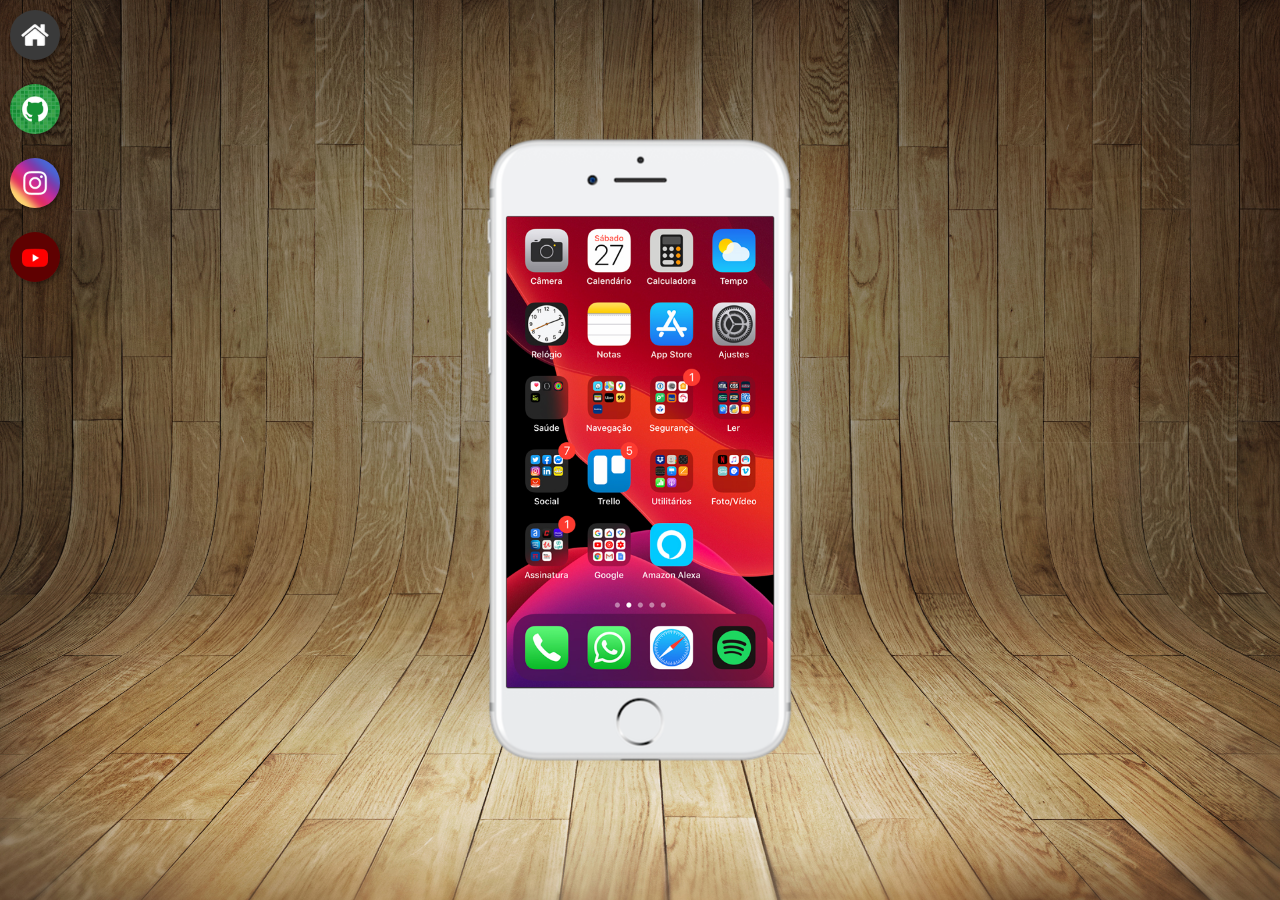
<file: index.html>
<!DOCTYPE html>
<html lang="pt-br">
<head>
    <meta charset="UTF-8">
    <meta name="viewport" content="width=device-width, initial-scale=1.0">
    <title>Projeto Redes Sociais</title>
    <link rel="shortcut icon" href="imagens/favicon.ico" type="image/x-icon">
    <link rel="stylesheet" href="estilo/style.css">
</head>
<body>
    <main>
        <section id="telefone">
            <iframe src="home.html" name="tela" id="tela" frameborder="0" > Seu navegador não é compatível com isso</iframe>
        </section>

        <section id="redes-sociais">
            <a href="home.html" target="tela"><img src="imagens/logo-home.jpg" alt="Home"></a><br>

            <a href="github.html" target="tela"><img src="imagens/logo-github.jpg" alt="Github"></a><br>
            
            <a href="instagram.html" target="tela"><img src="imagens/logo-instagram.jpg" alt="instagram"></a><br>
            
            <a href="youtube.html" target="tela"><img src="imagens/logo-youtube.jpg" alt="Youtube"></a><br>
        </section>
    </main>
</body>
</html>
</file>
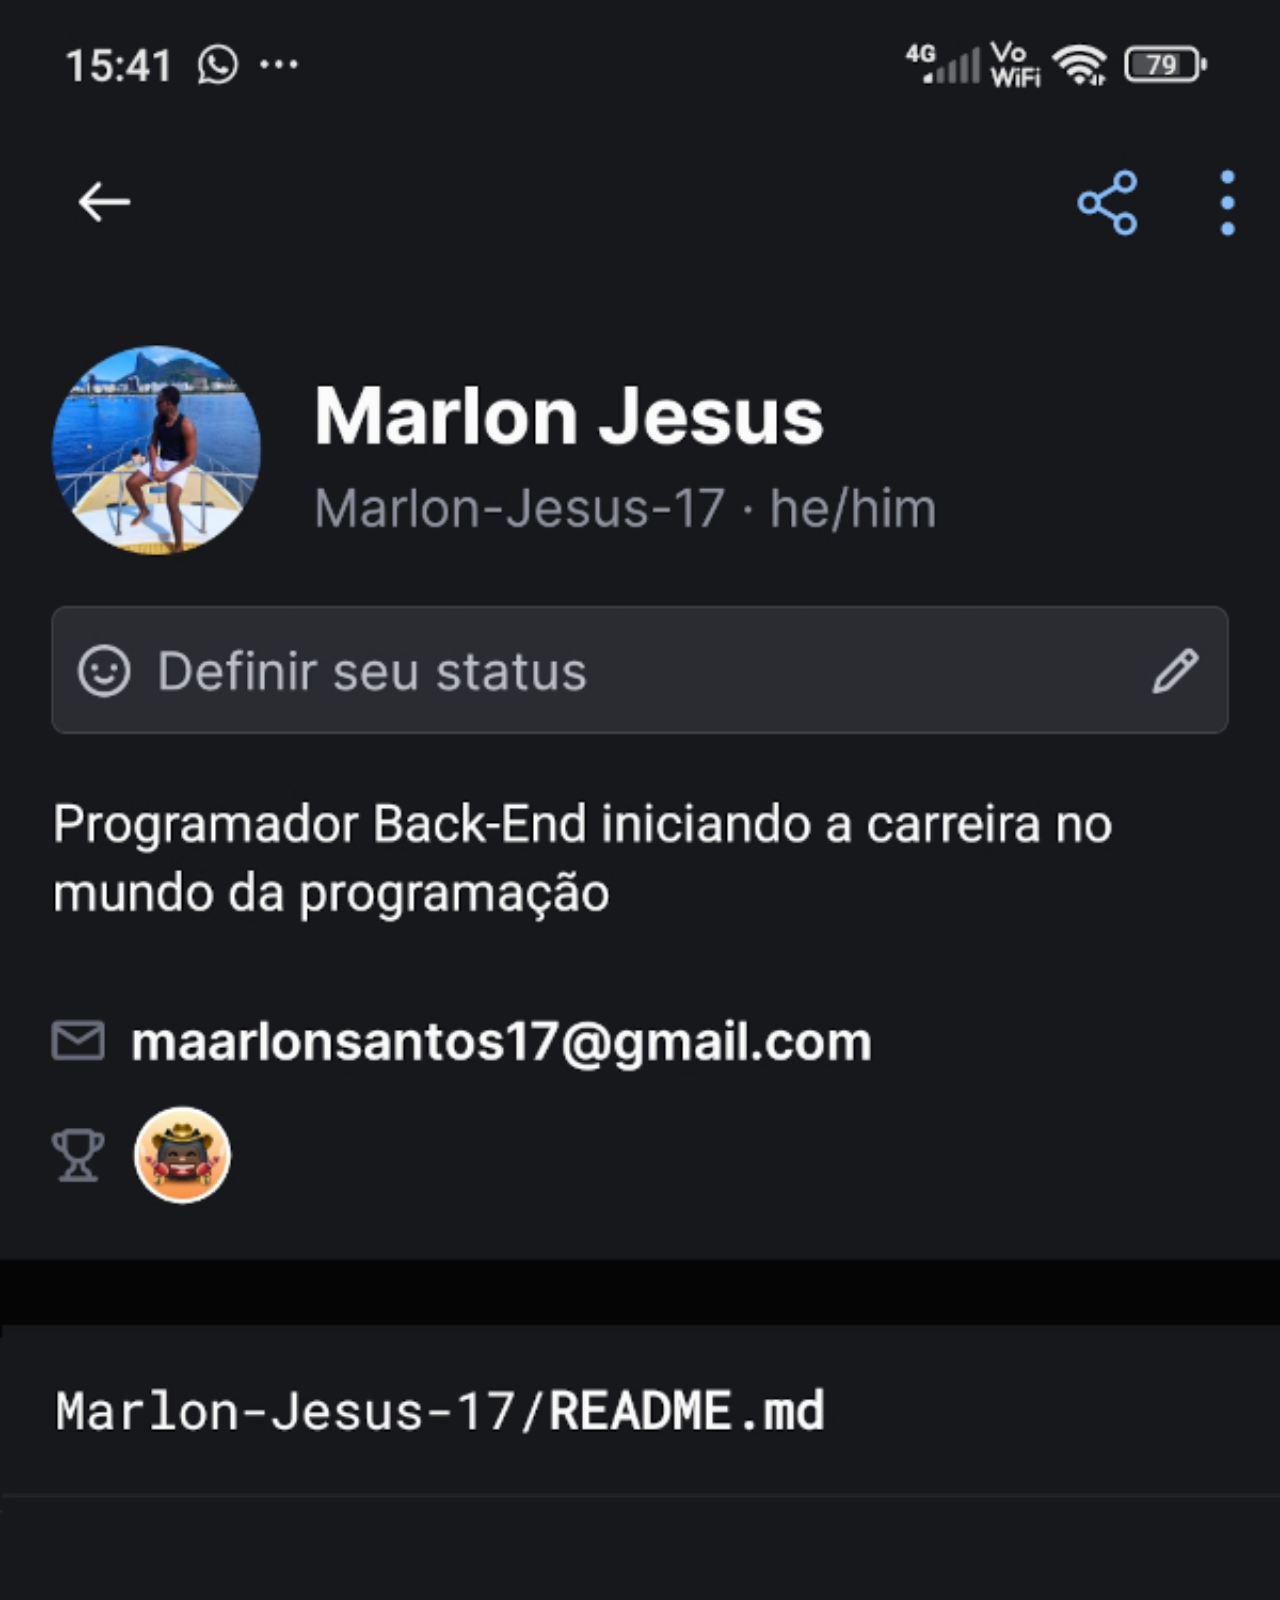
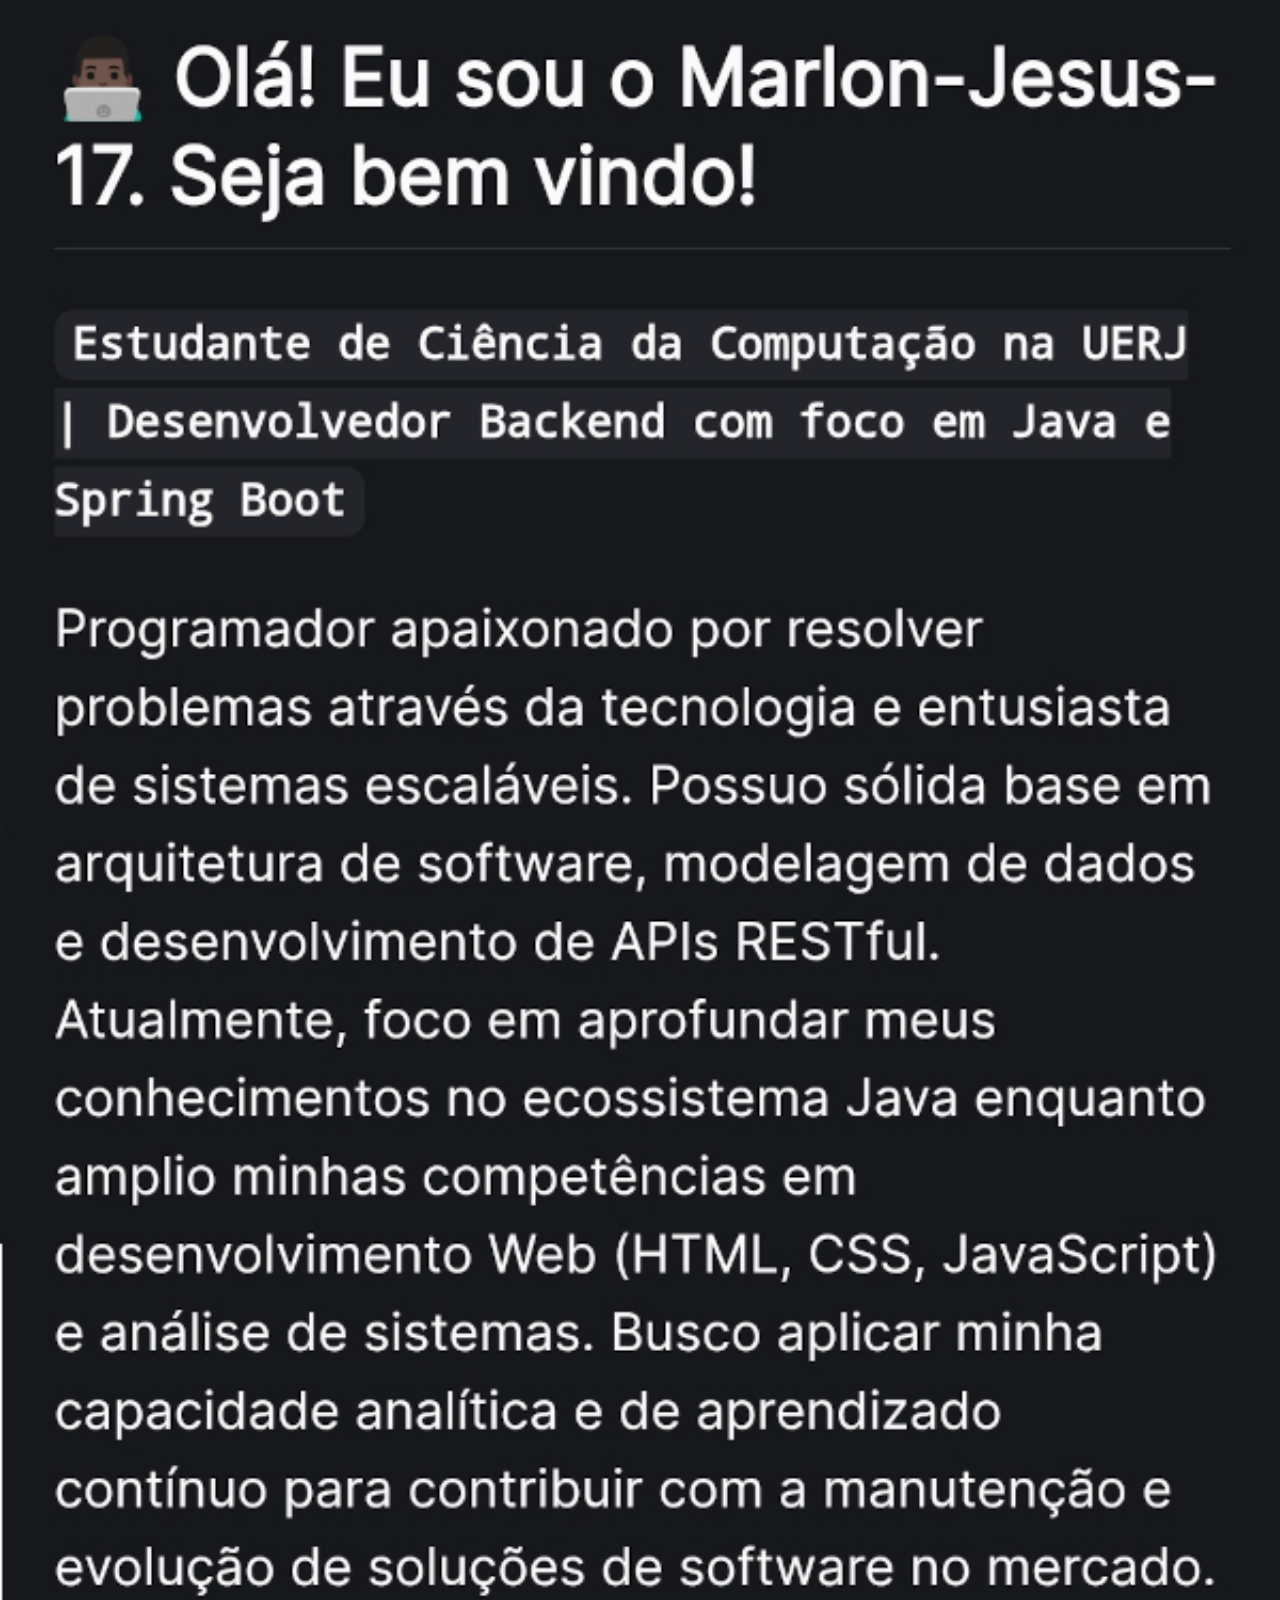
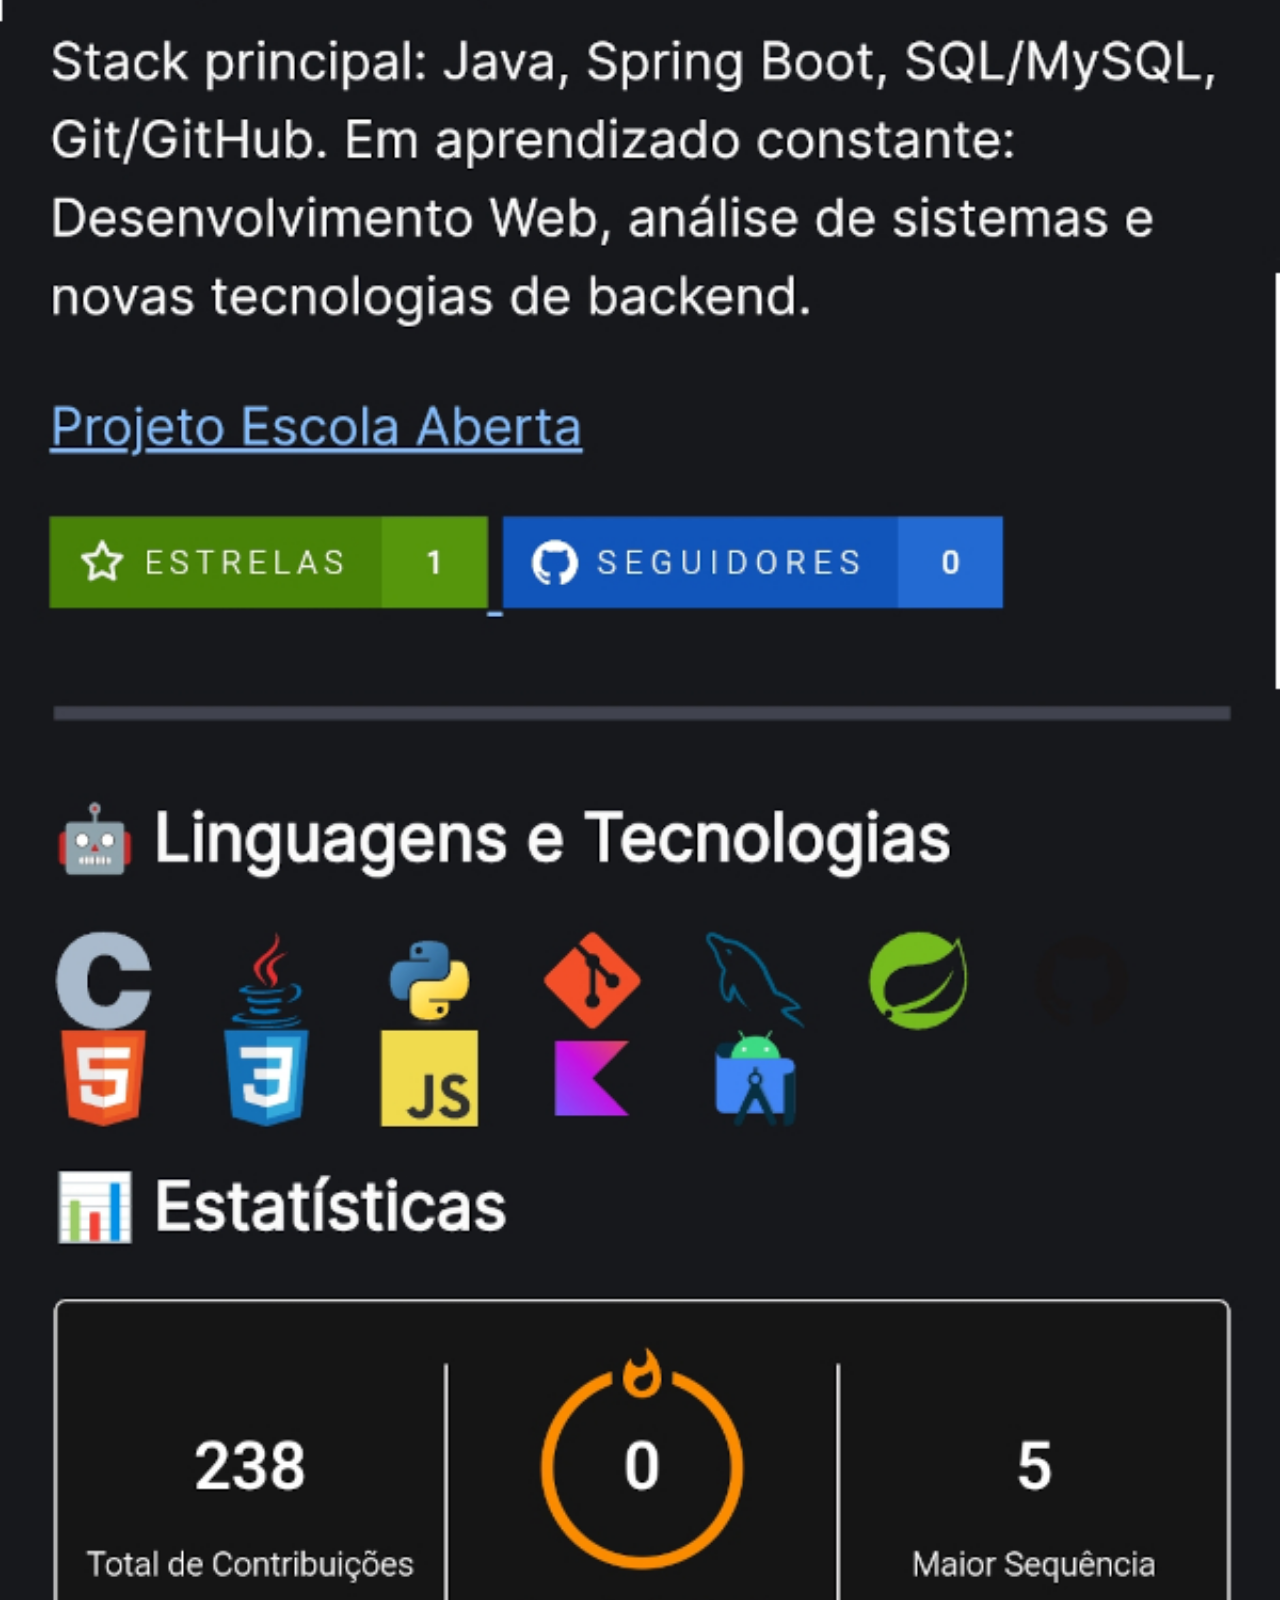
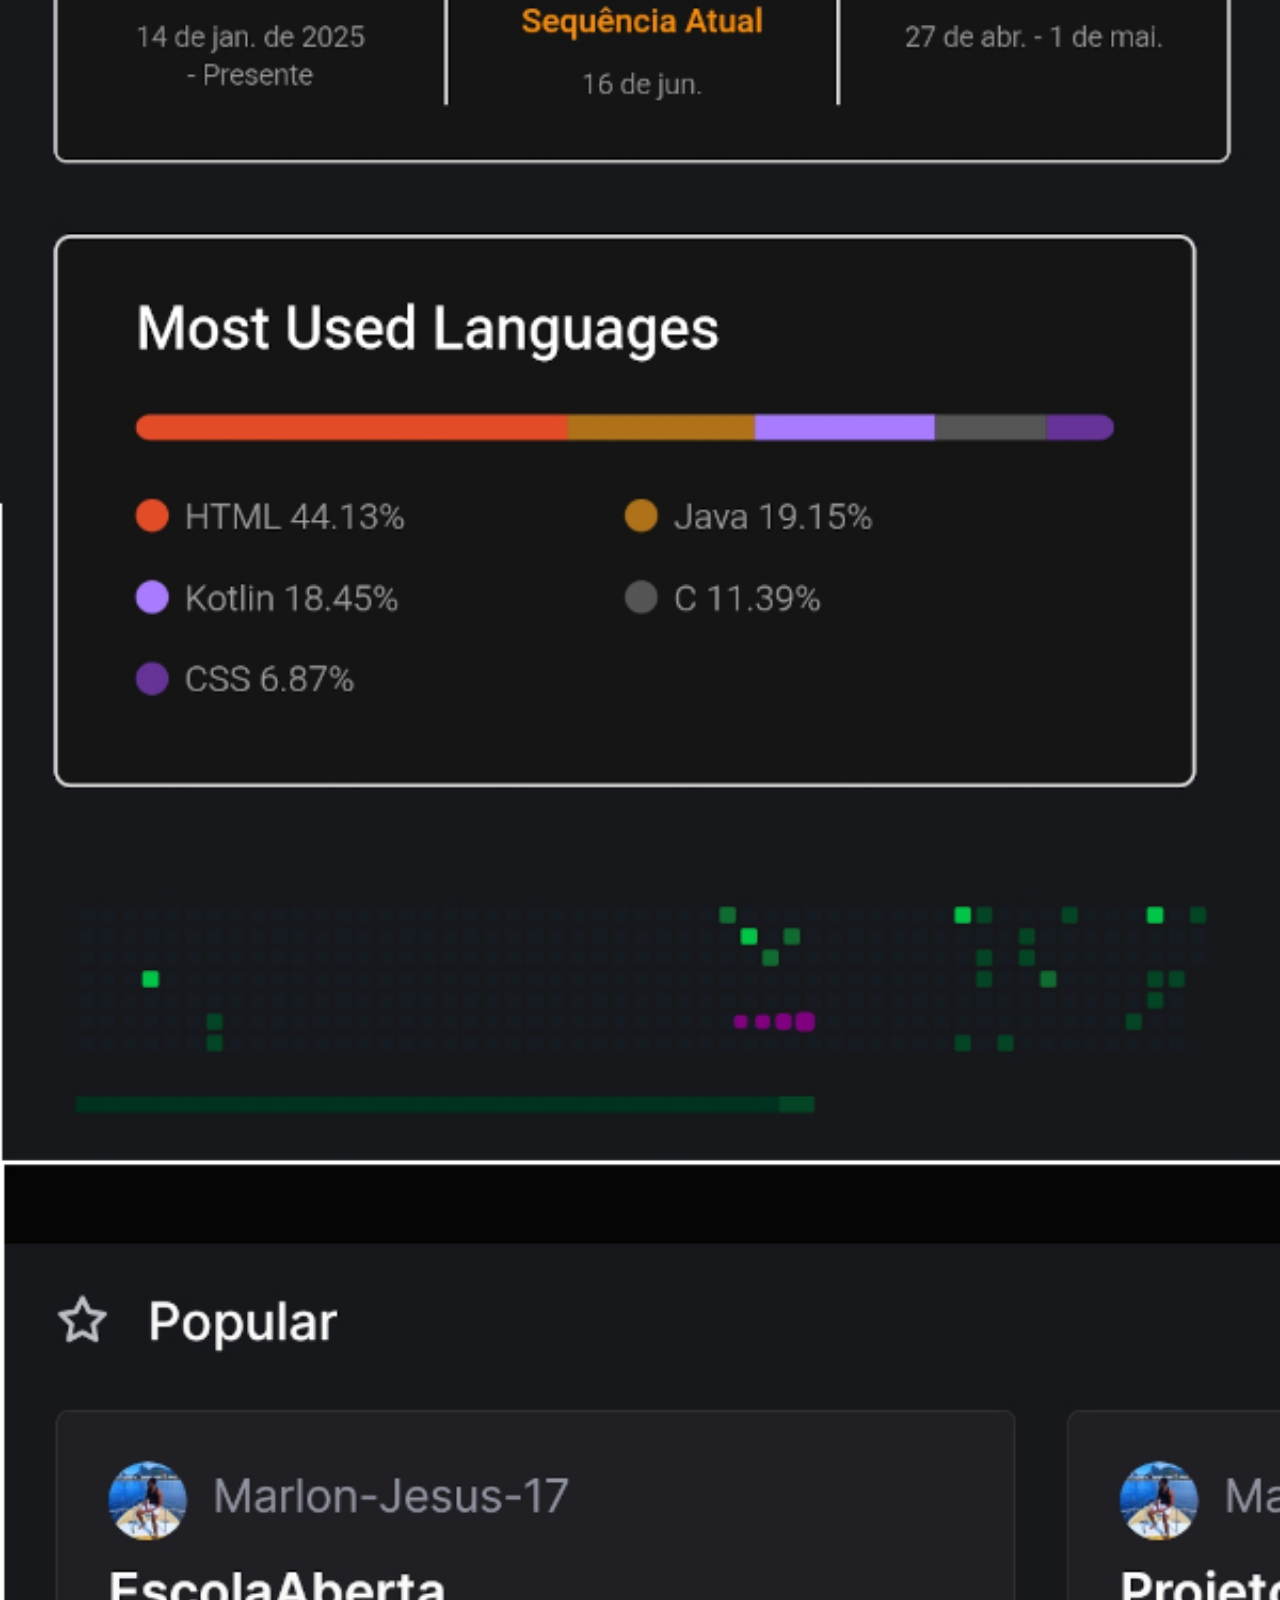
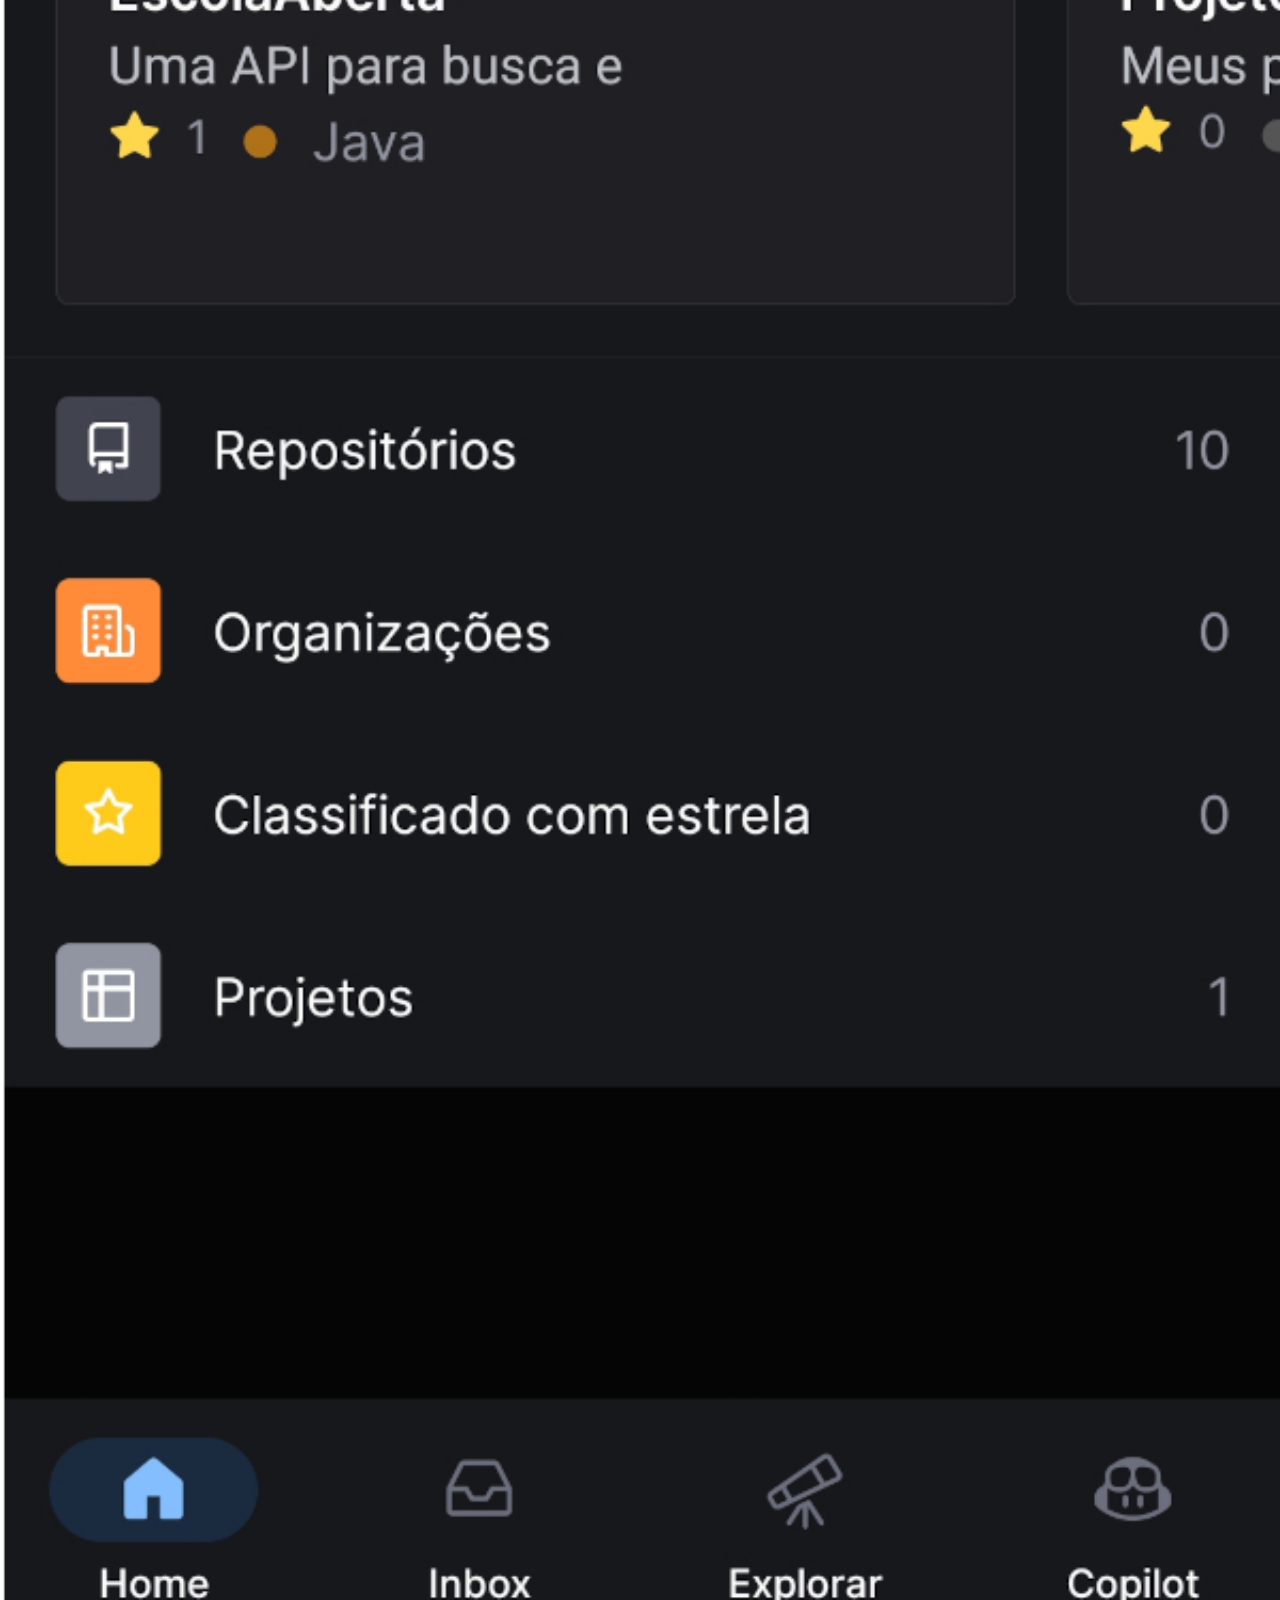
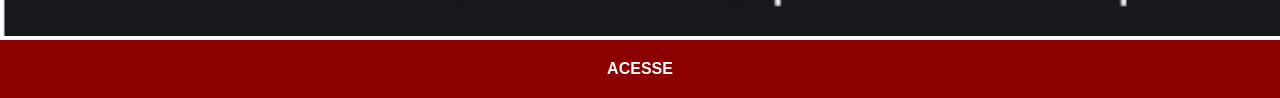
<file: github.html>
<!DOCTYPE html>
<html lang="pt-br">
<head>
    <meta charset="UTF-8">
    <meta name="viewport" content="width=device-width, initial-scale=1.0">
    <title>GitHub</title>
    <link rel="stylesheet" href="estilo/social.css">
</head>
<body>
    <img src="imagens/tela-github.jpg" alt="GitHub">
    <a href="https://github.com/Marlon-Jesus-17" target="_blank">ACESSE</a>
</body>
</html>
</file>
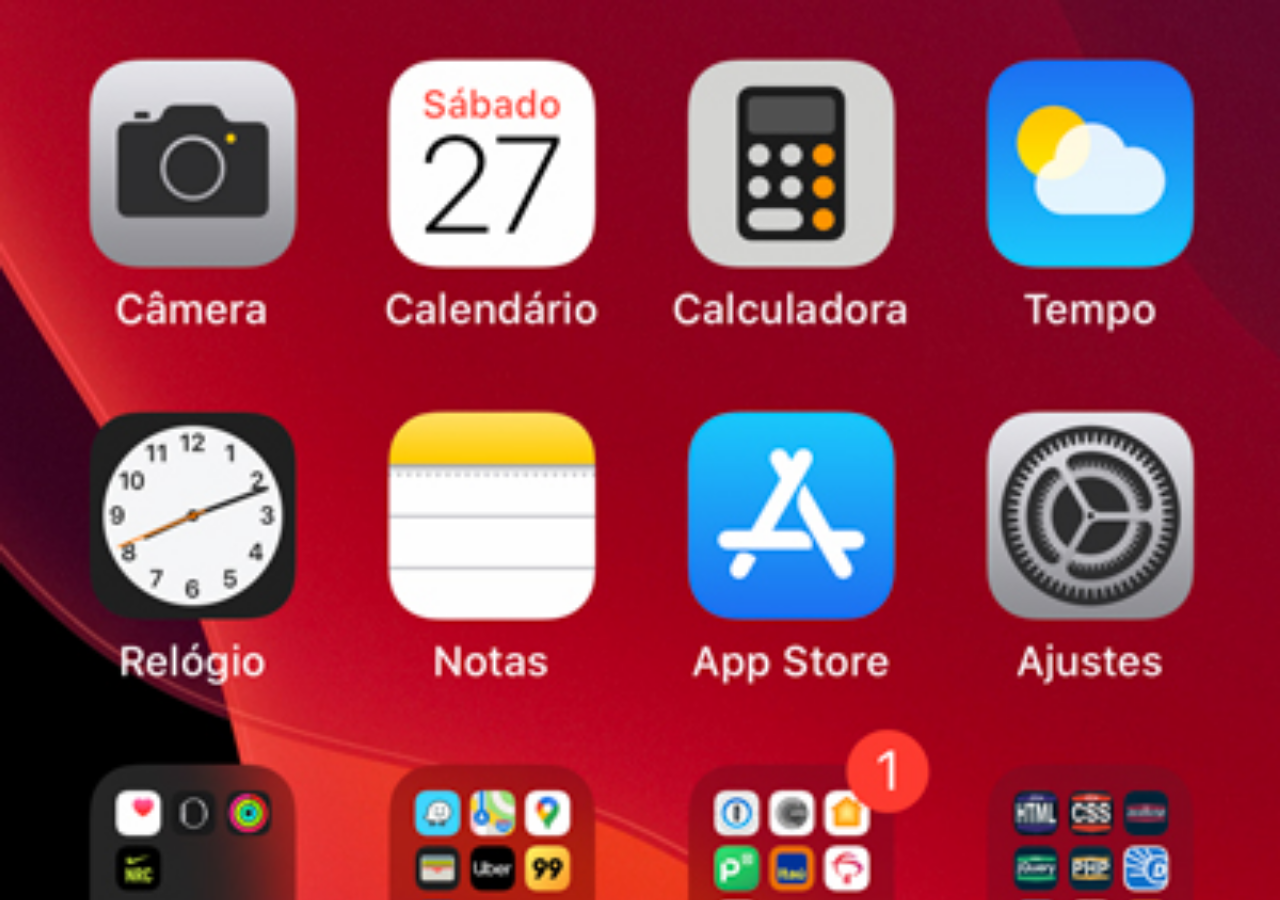
<file: home.html>
<!DOCTYPE html>
<html lang="pt-br">
<head>
    <meta charset="UTF-8">
    <meta name="viewport" content="width=device-width, initial-scale=1.0">
    <title>home</title>
    <style>
        *{
            margin: 0px;
            padding: 0px;
        }

        body{
            width: 100vw;
            height: 100vh;
            background: black url(imagens/tela-home.jpg) no-repeat top center;
            background-size: cover;
        }
    </style>
</head>
<body>
    
</body>
</html>
</file>
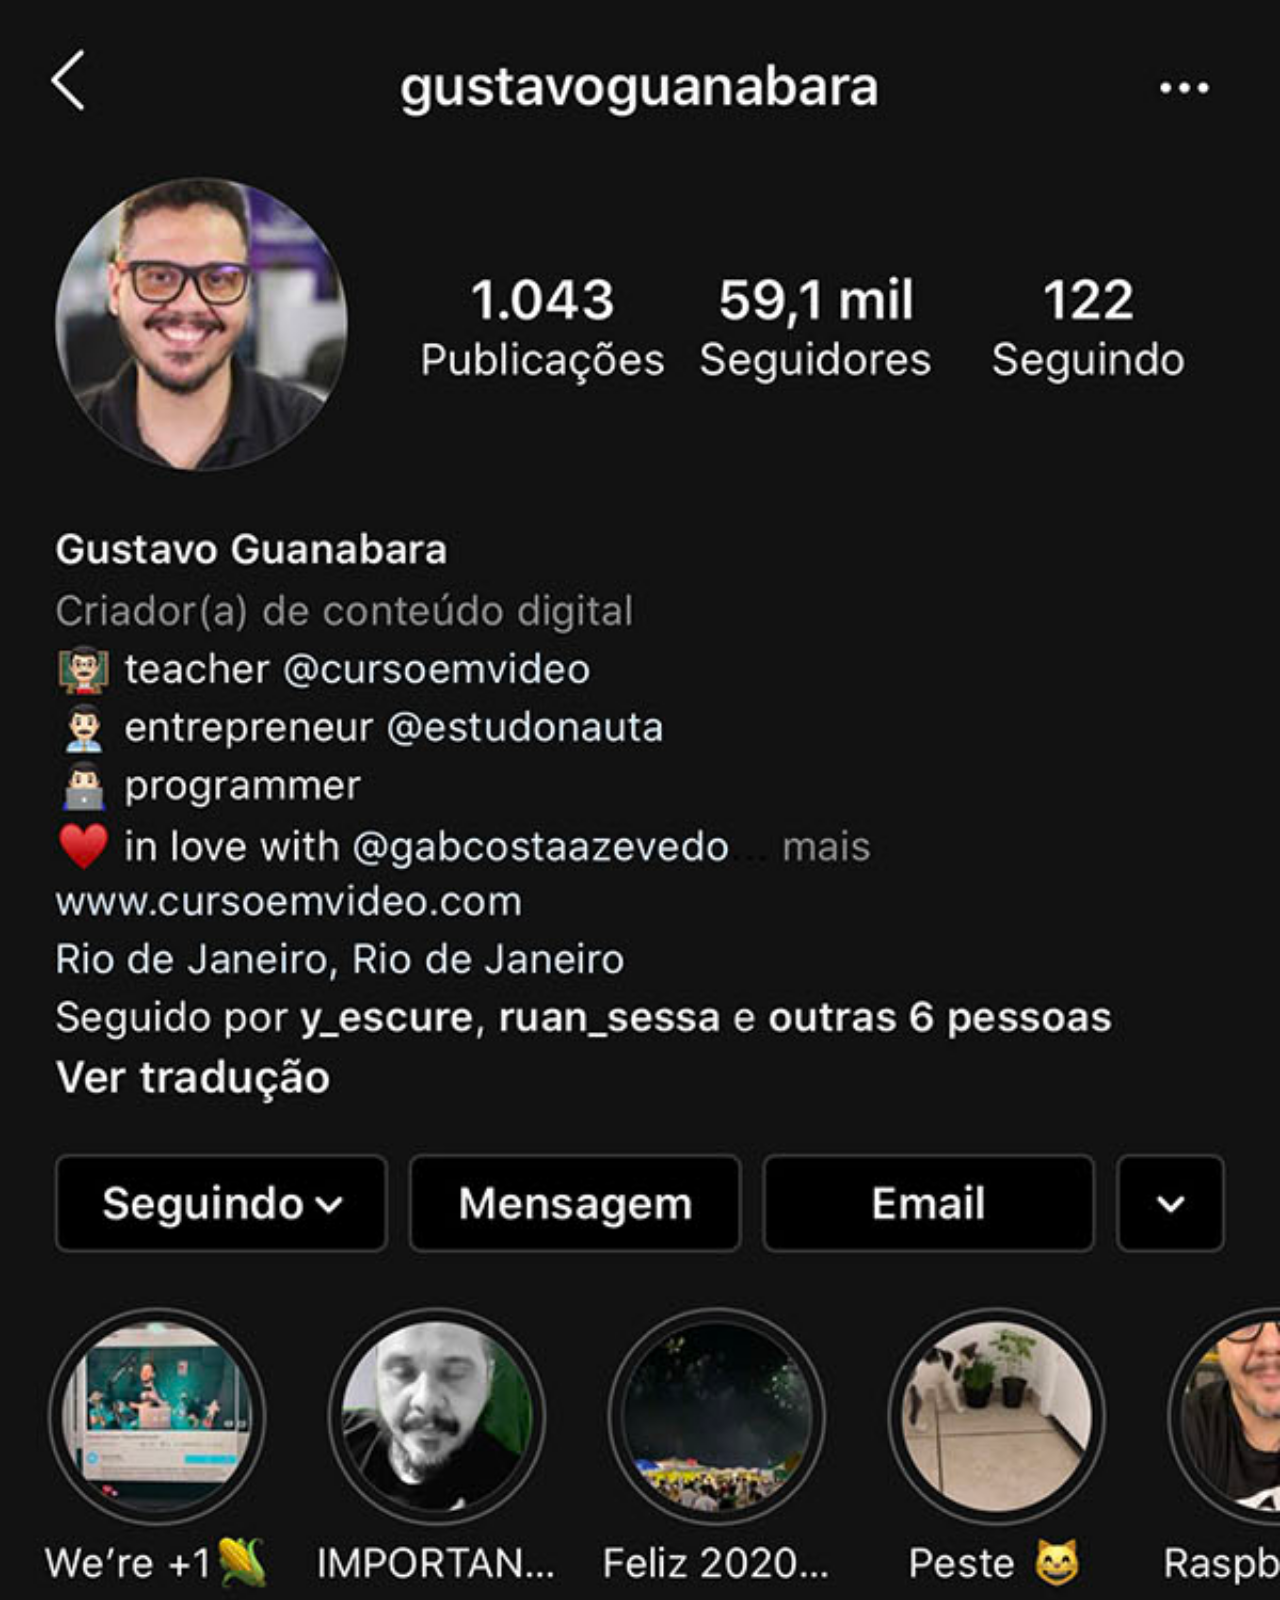
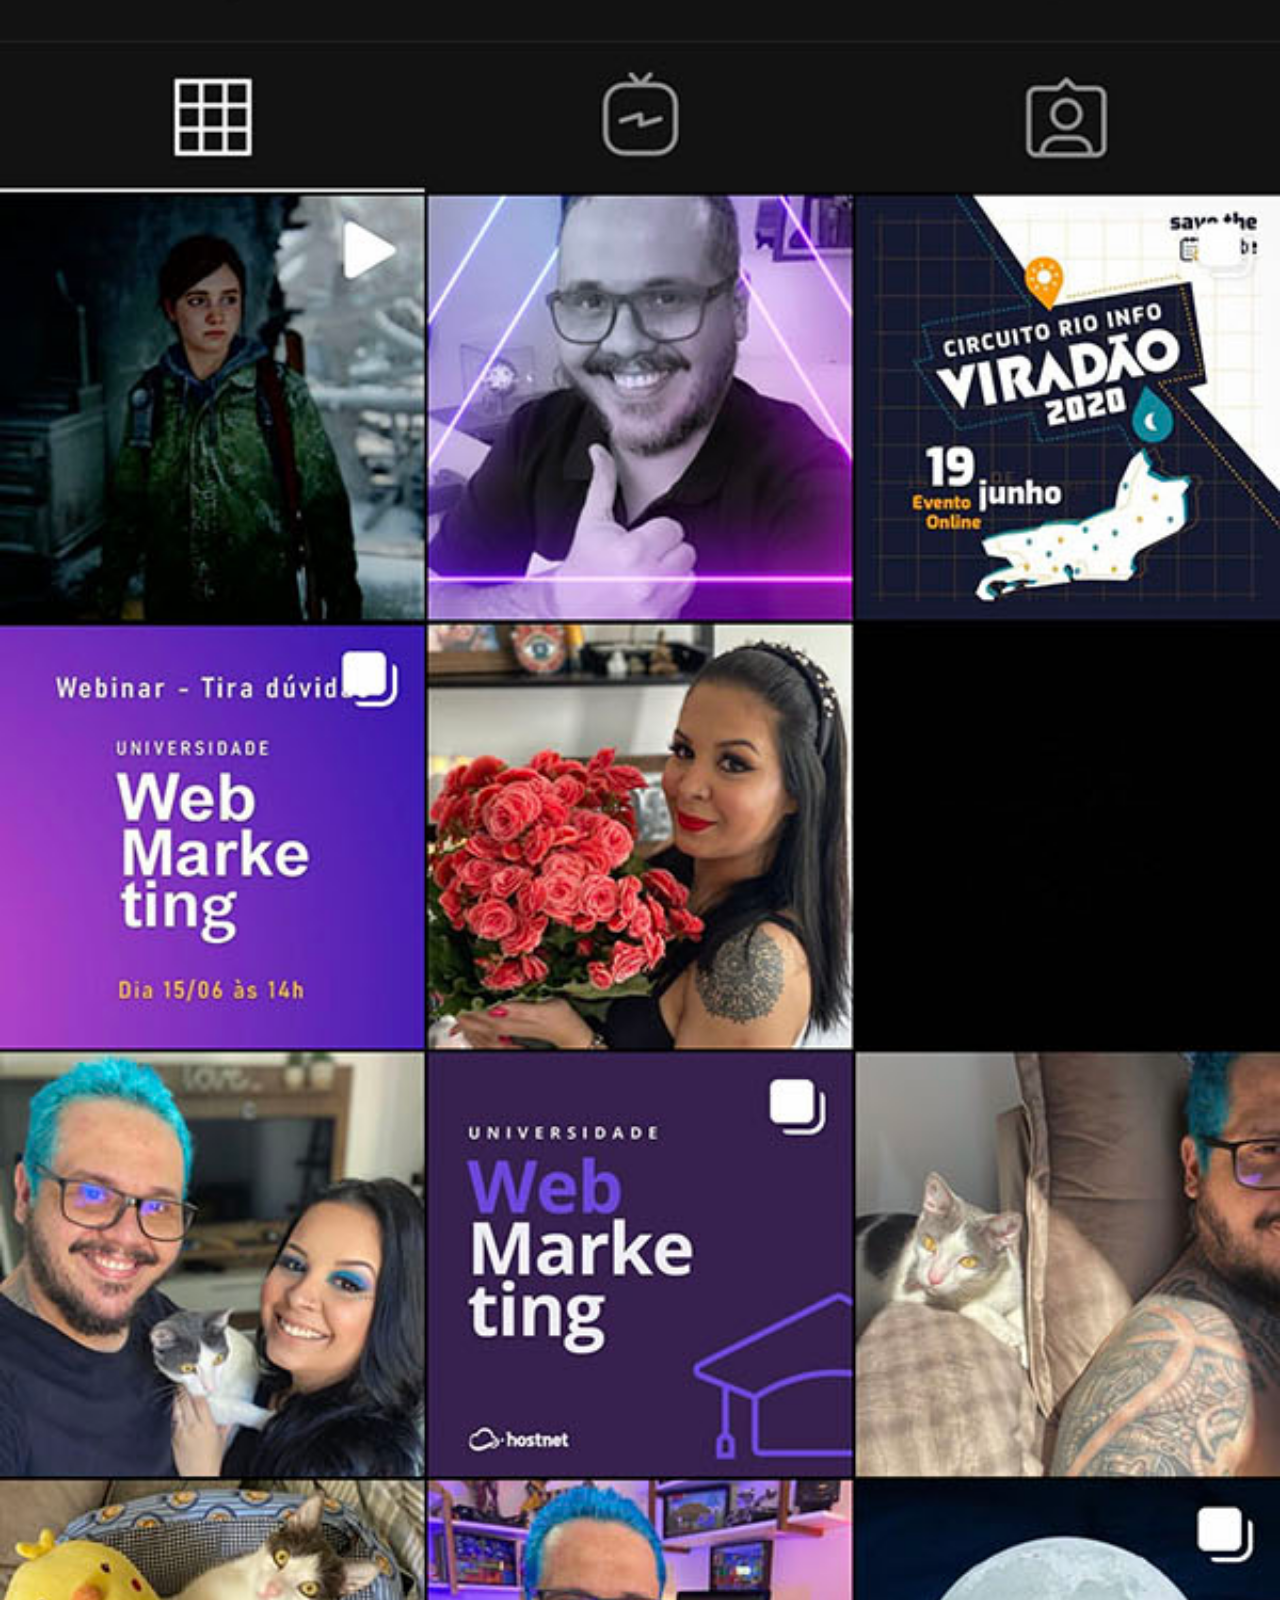
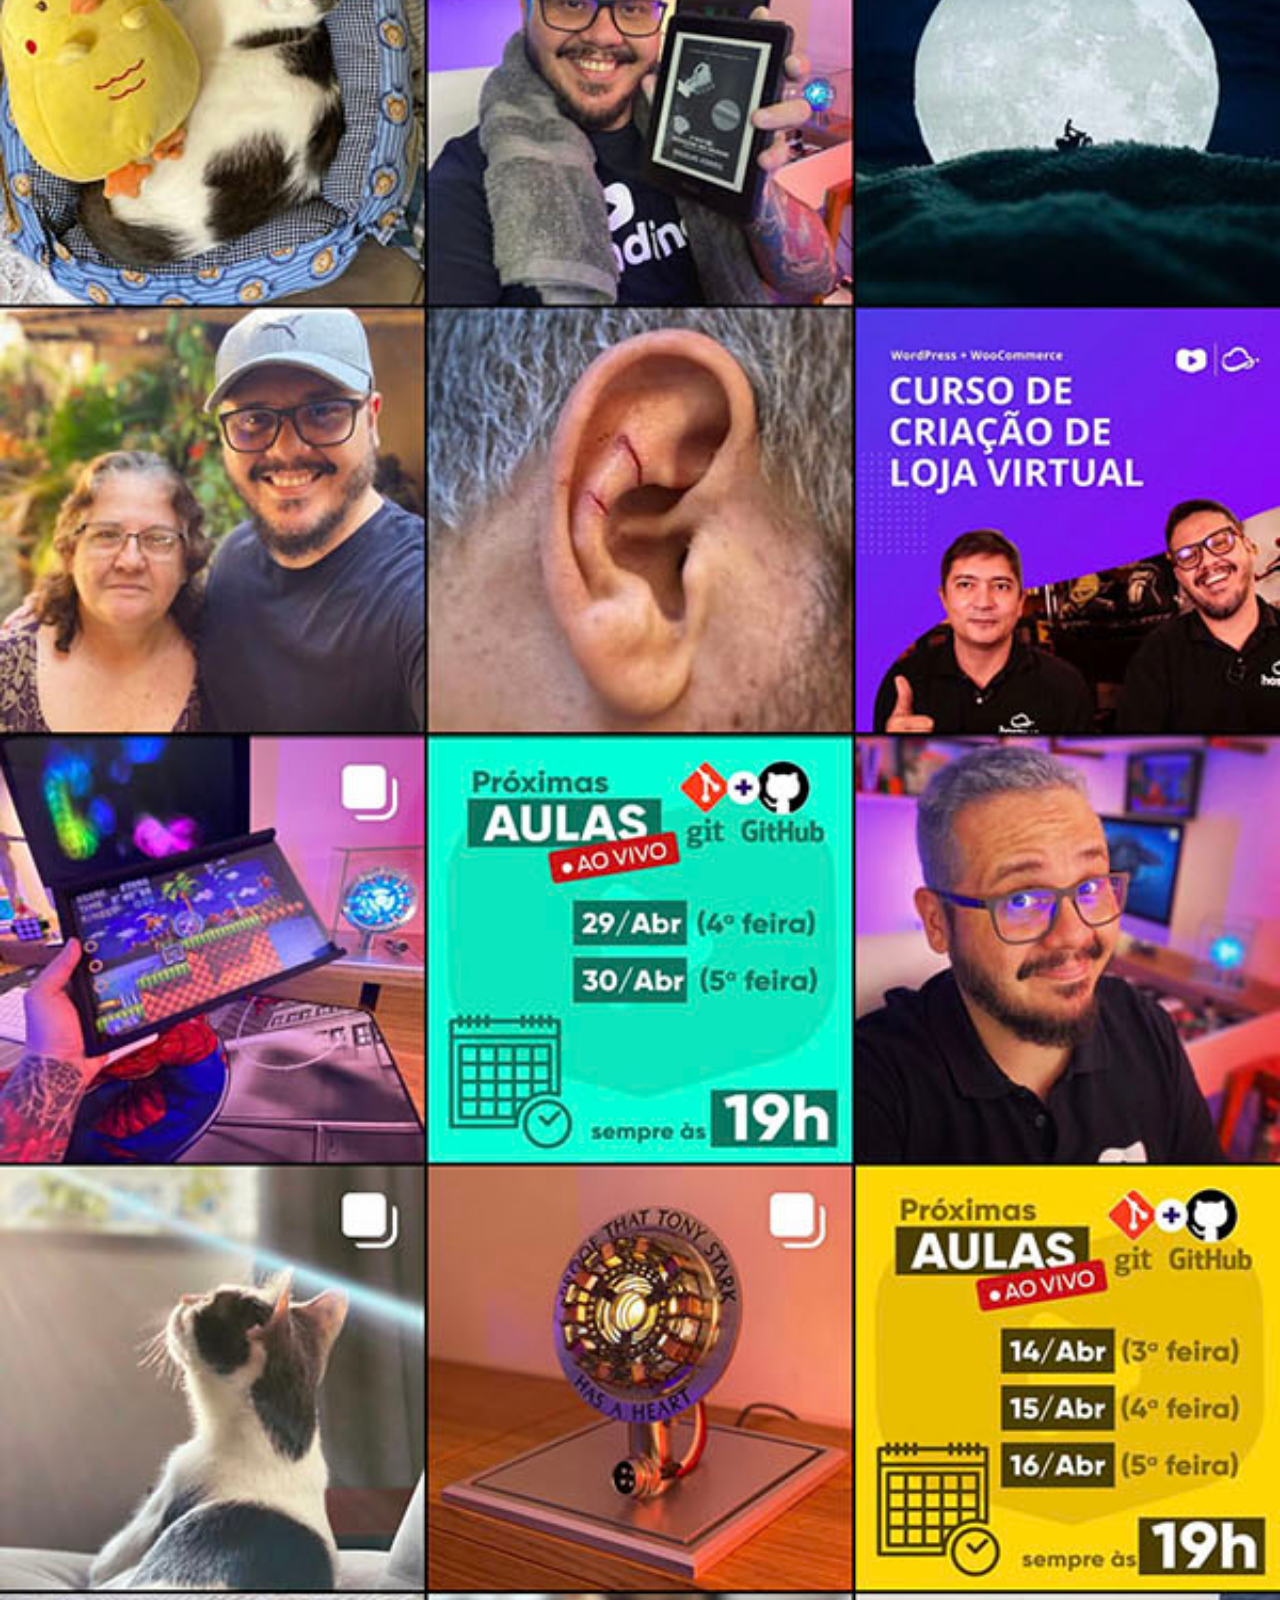
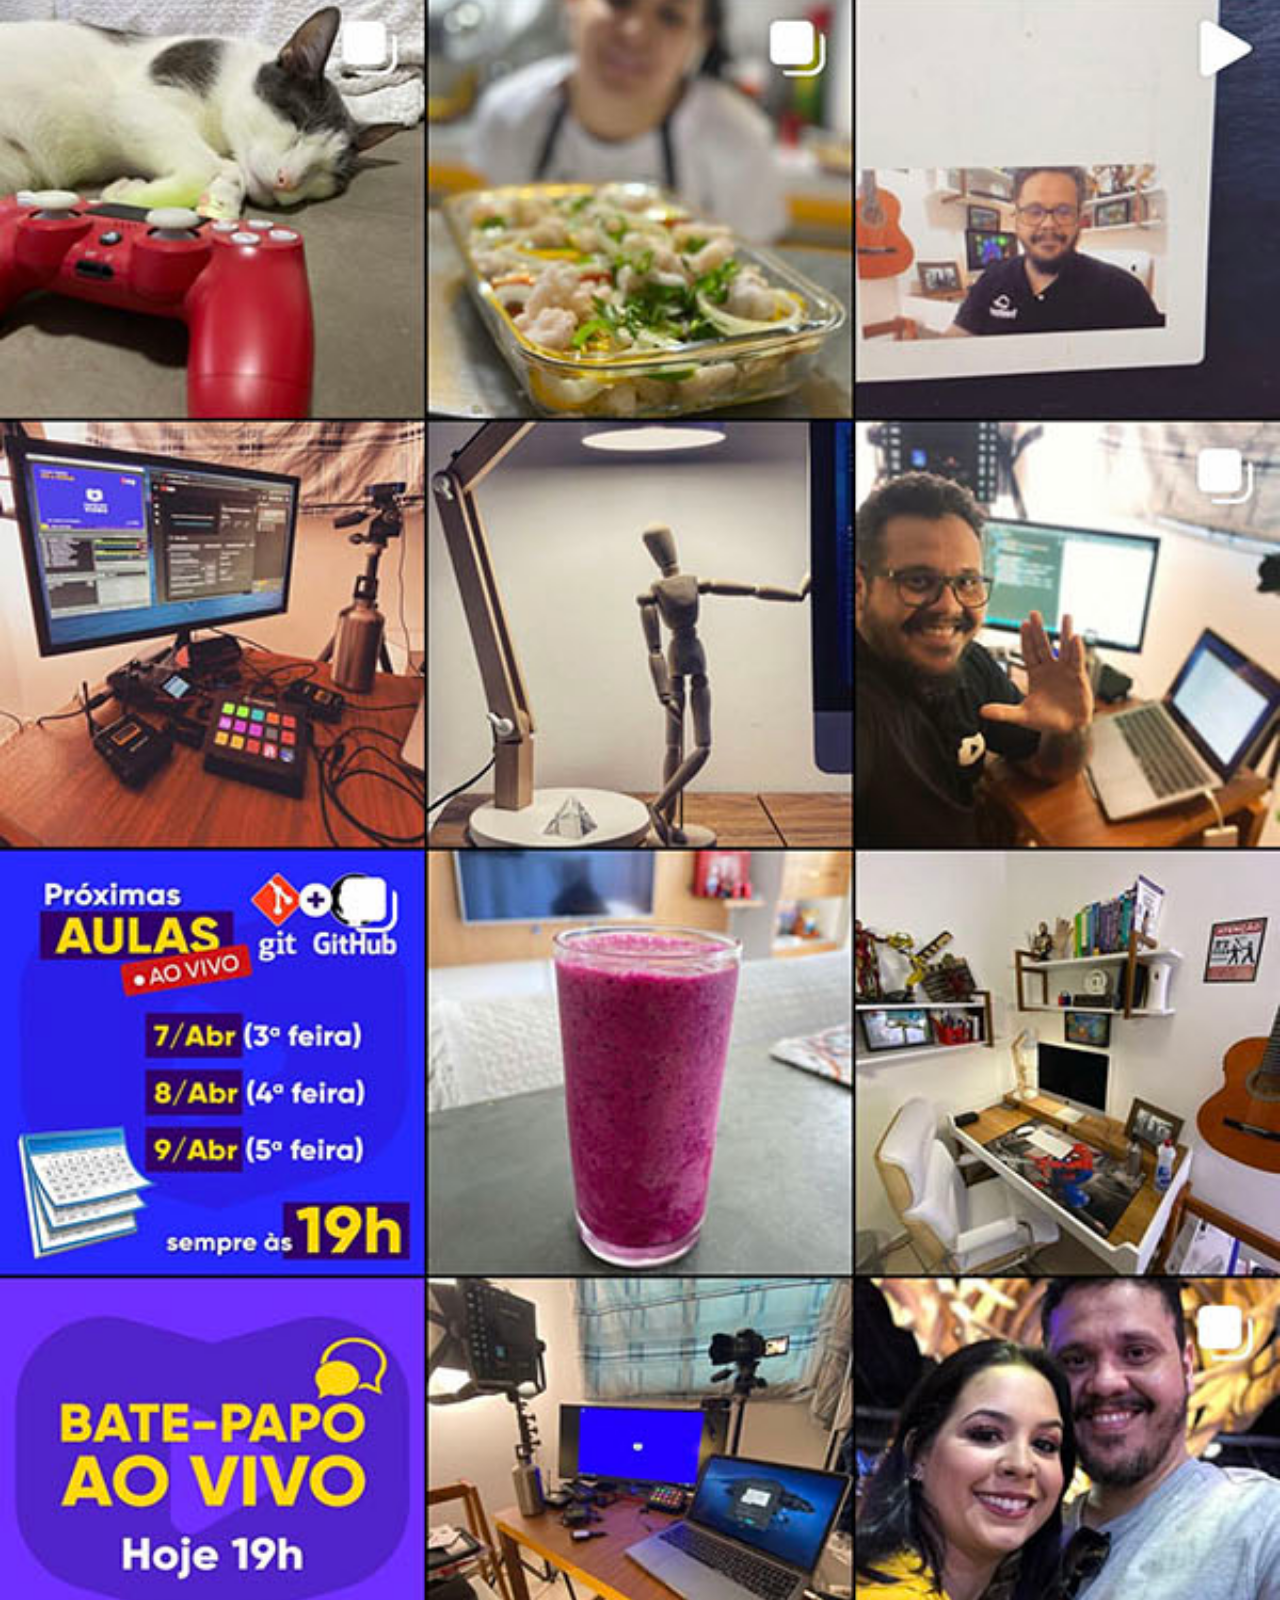
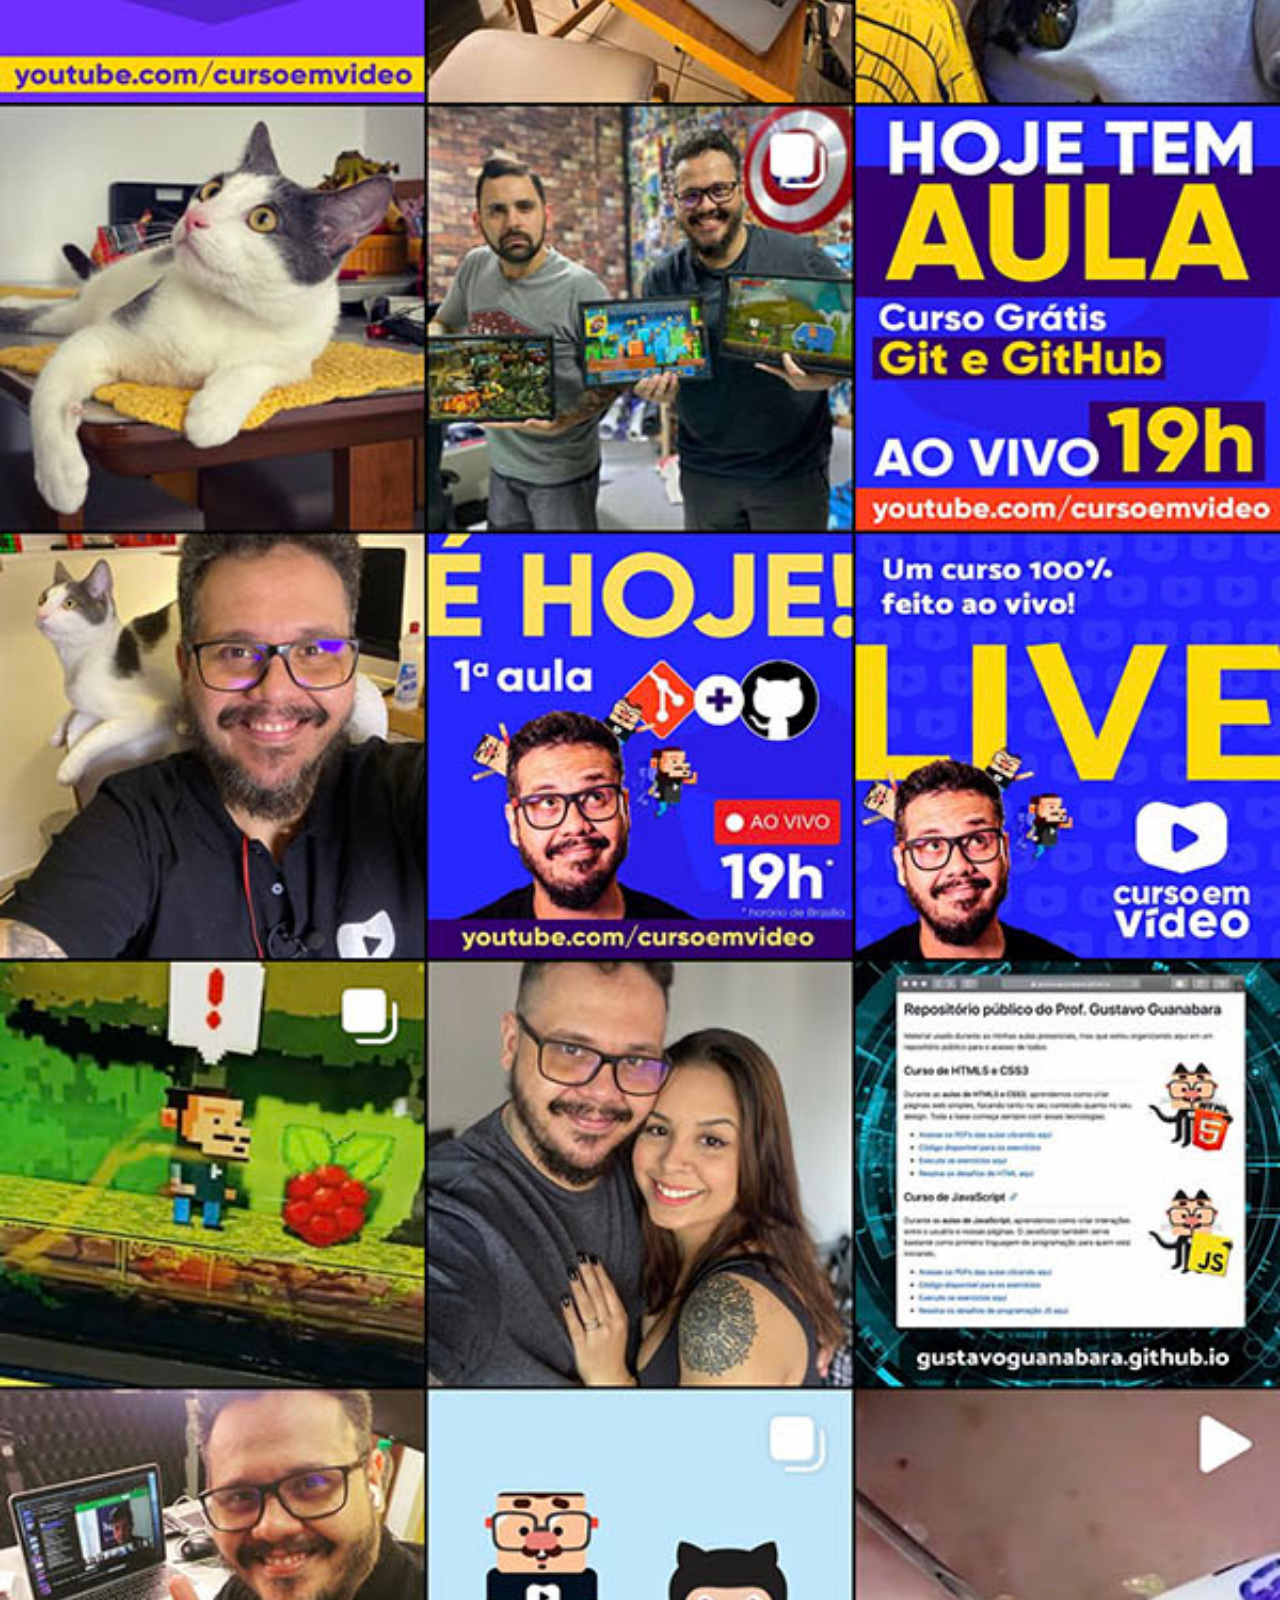
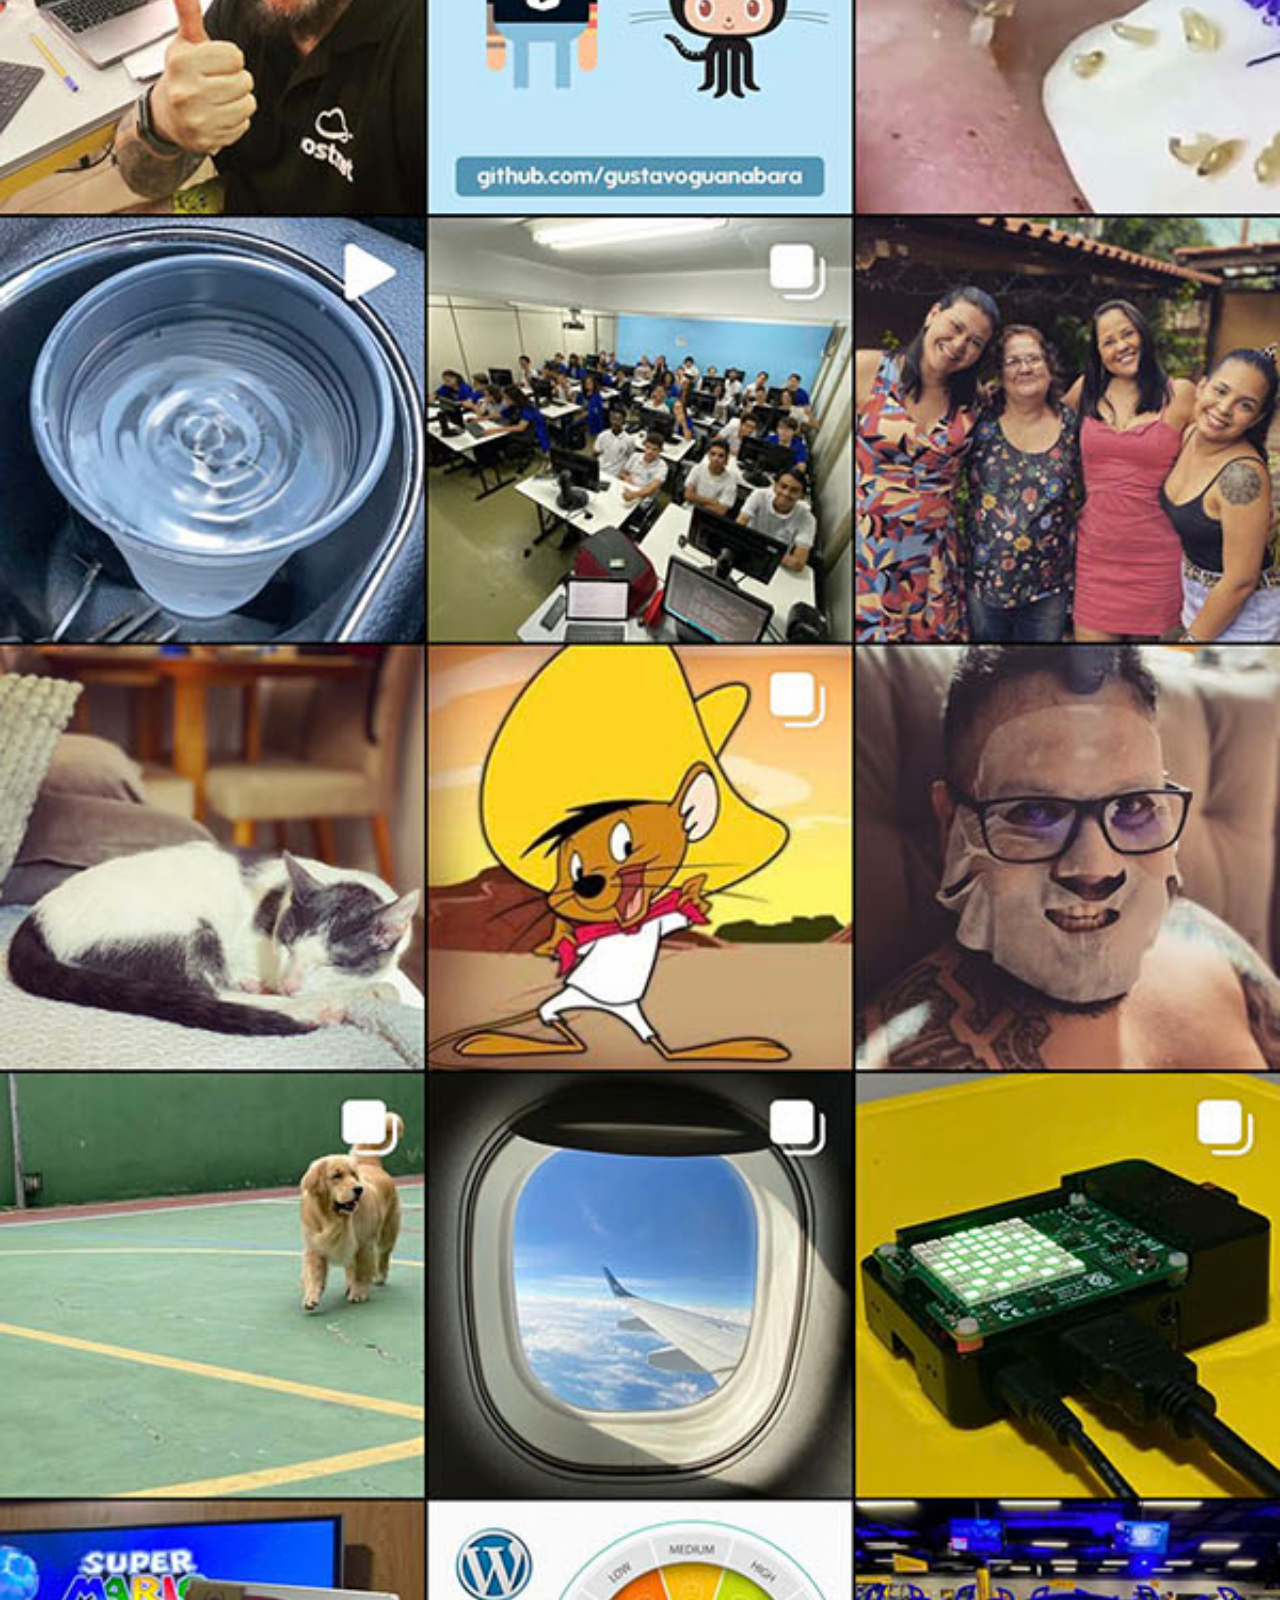
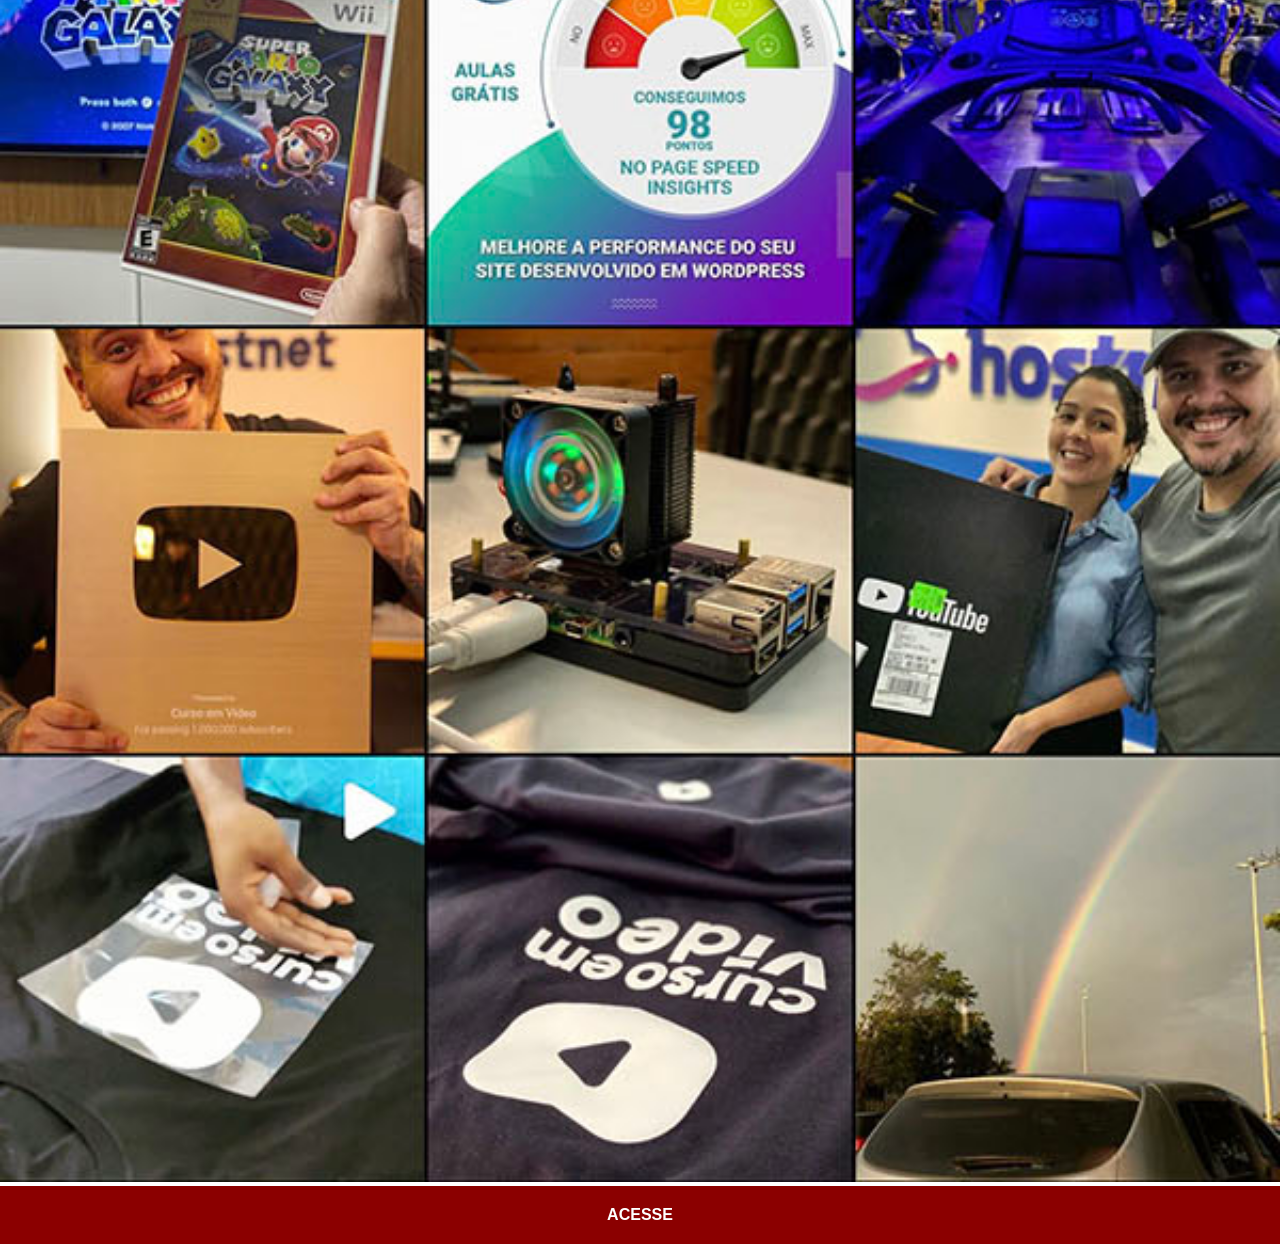
<file: instagram.html>
<!DOCTYPE html>
<html lang="pt-br">
<head>
    <meta charset="UTF-8">
    <meta name="viewport" content="width=device-width, initial-scale=1.0">
    <title>Instagram</title>
    <link rel="stylesheet" href="estilo/social.css">
</head>
<body>
    <img src="imagens/tela-instagram.jpg" alt="Instagram">
    <a href="https://www.instagram.com/marlebasjesus/" target="_blank">ACESSE</a>
</body>
</html>
</file>
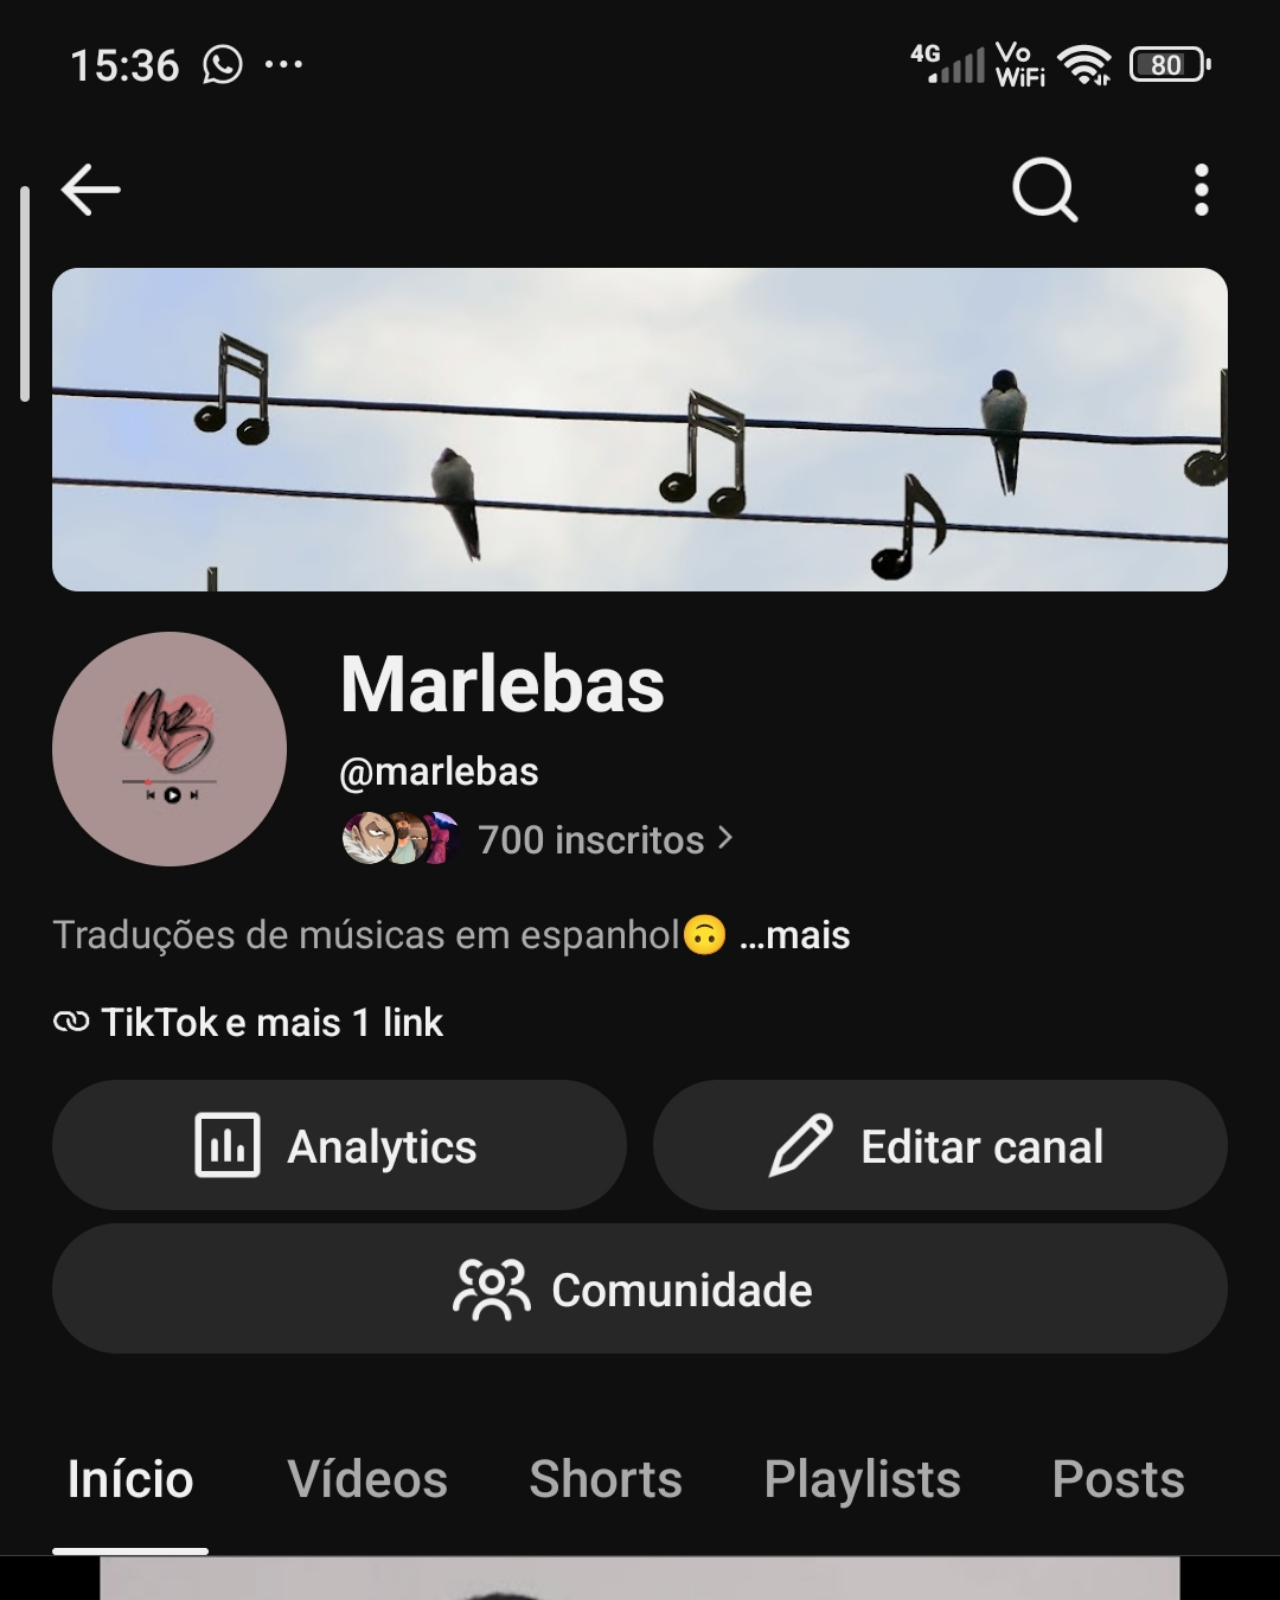
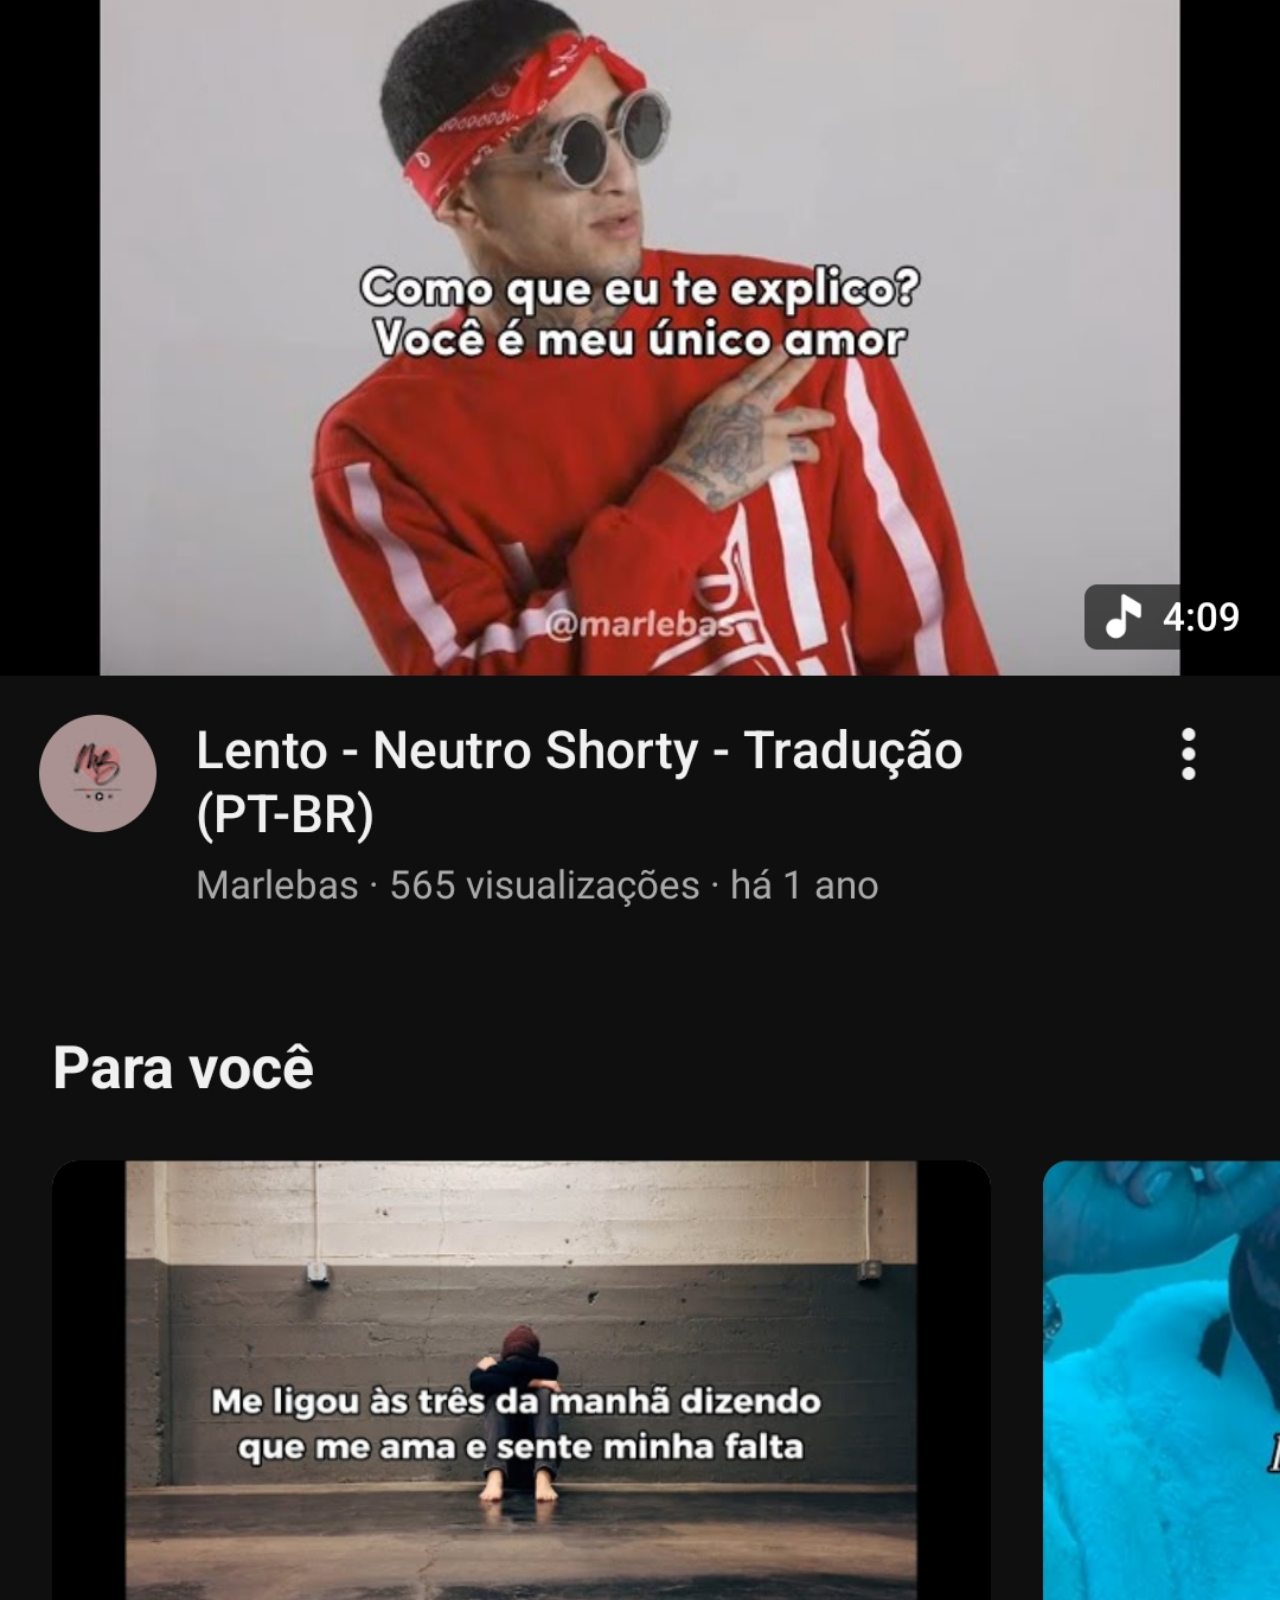
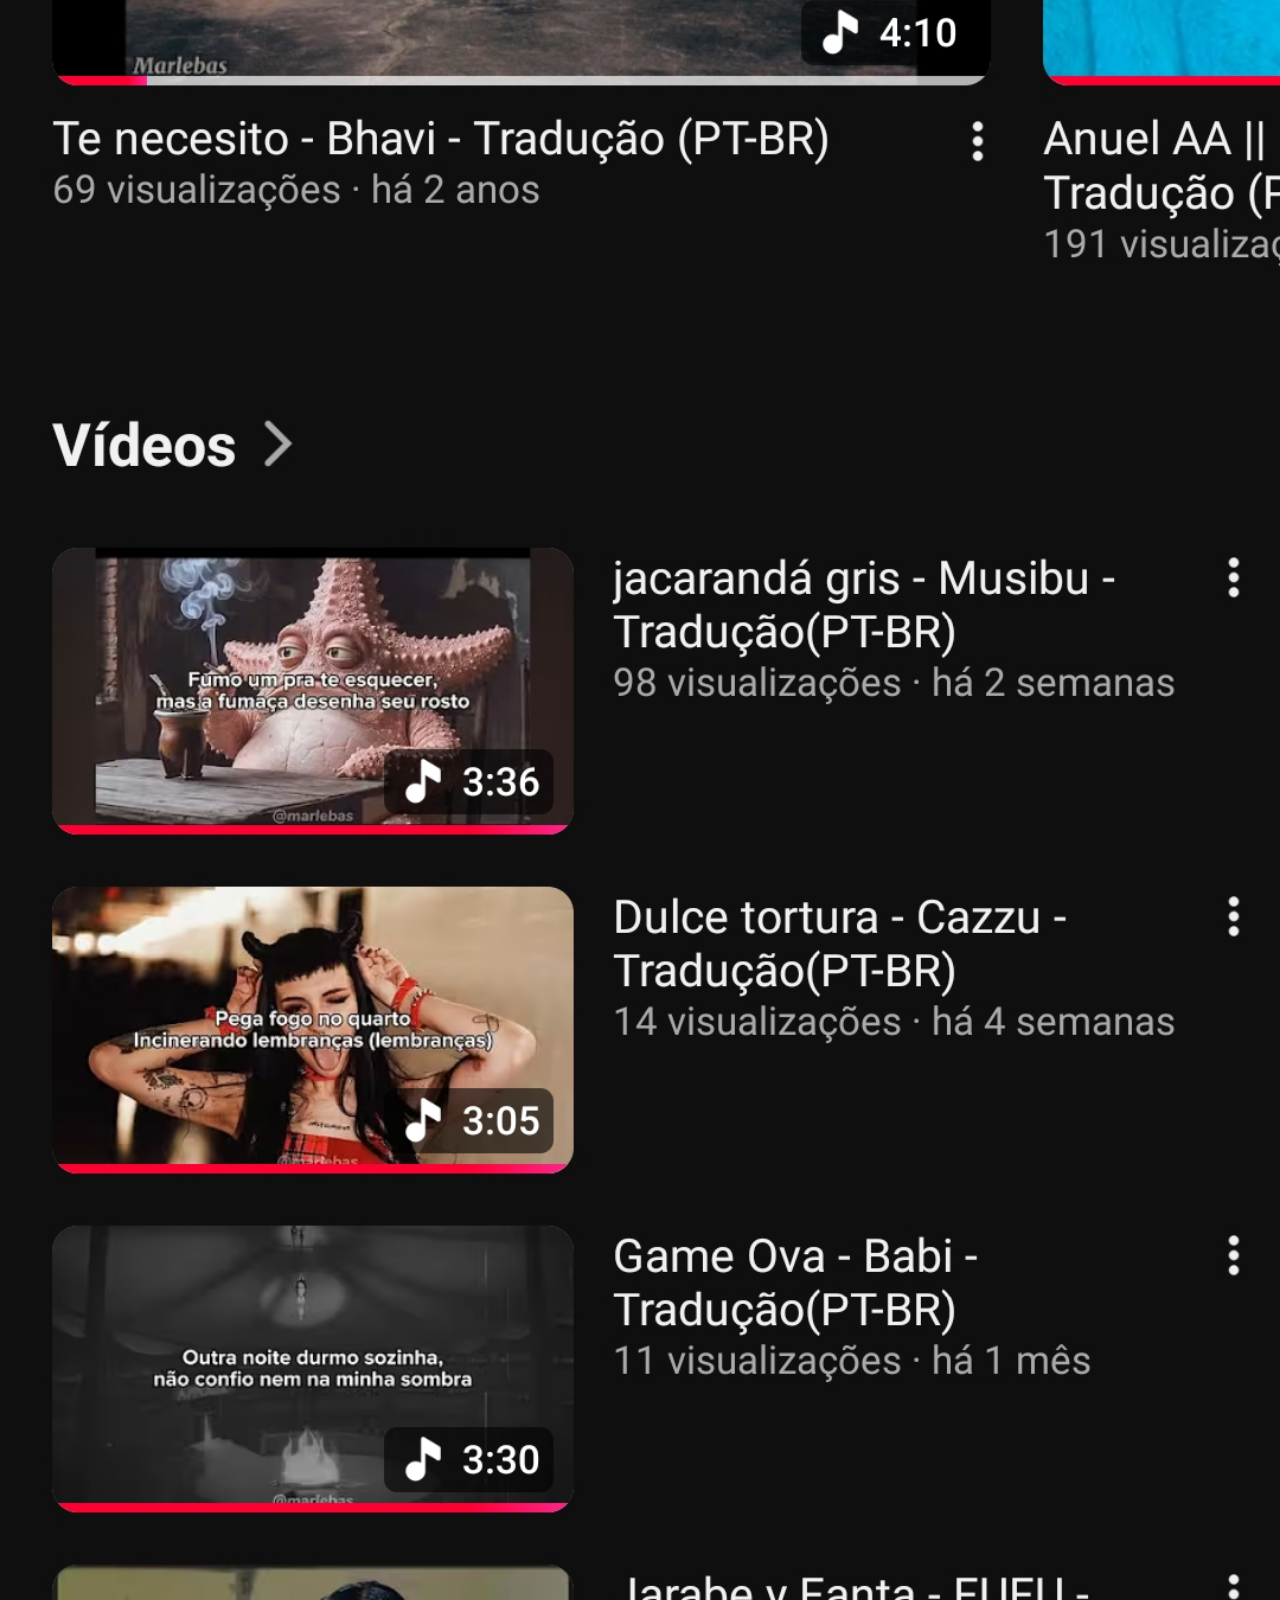
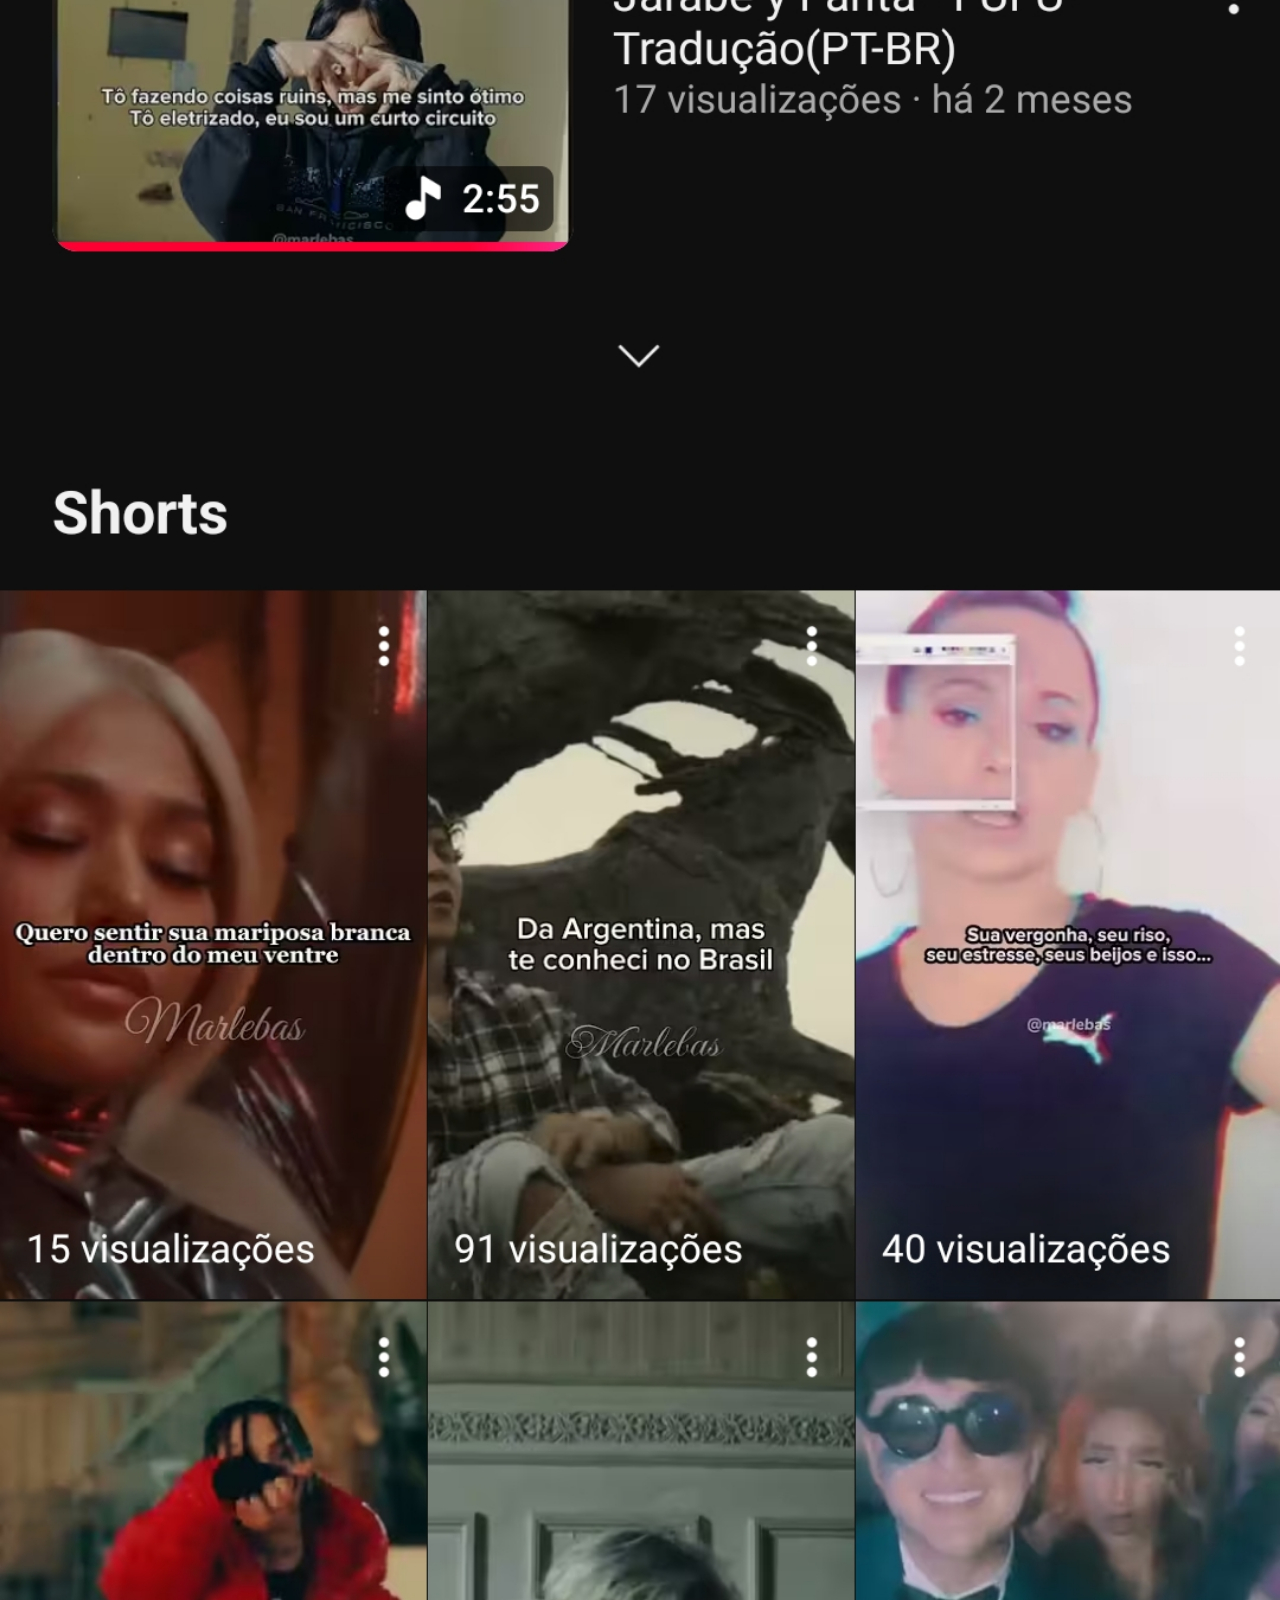
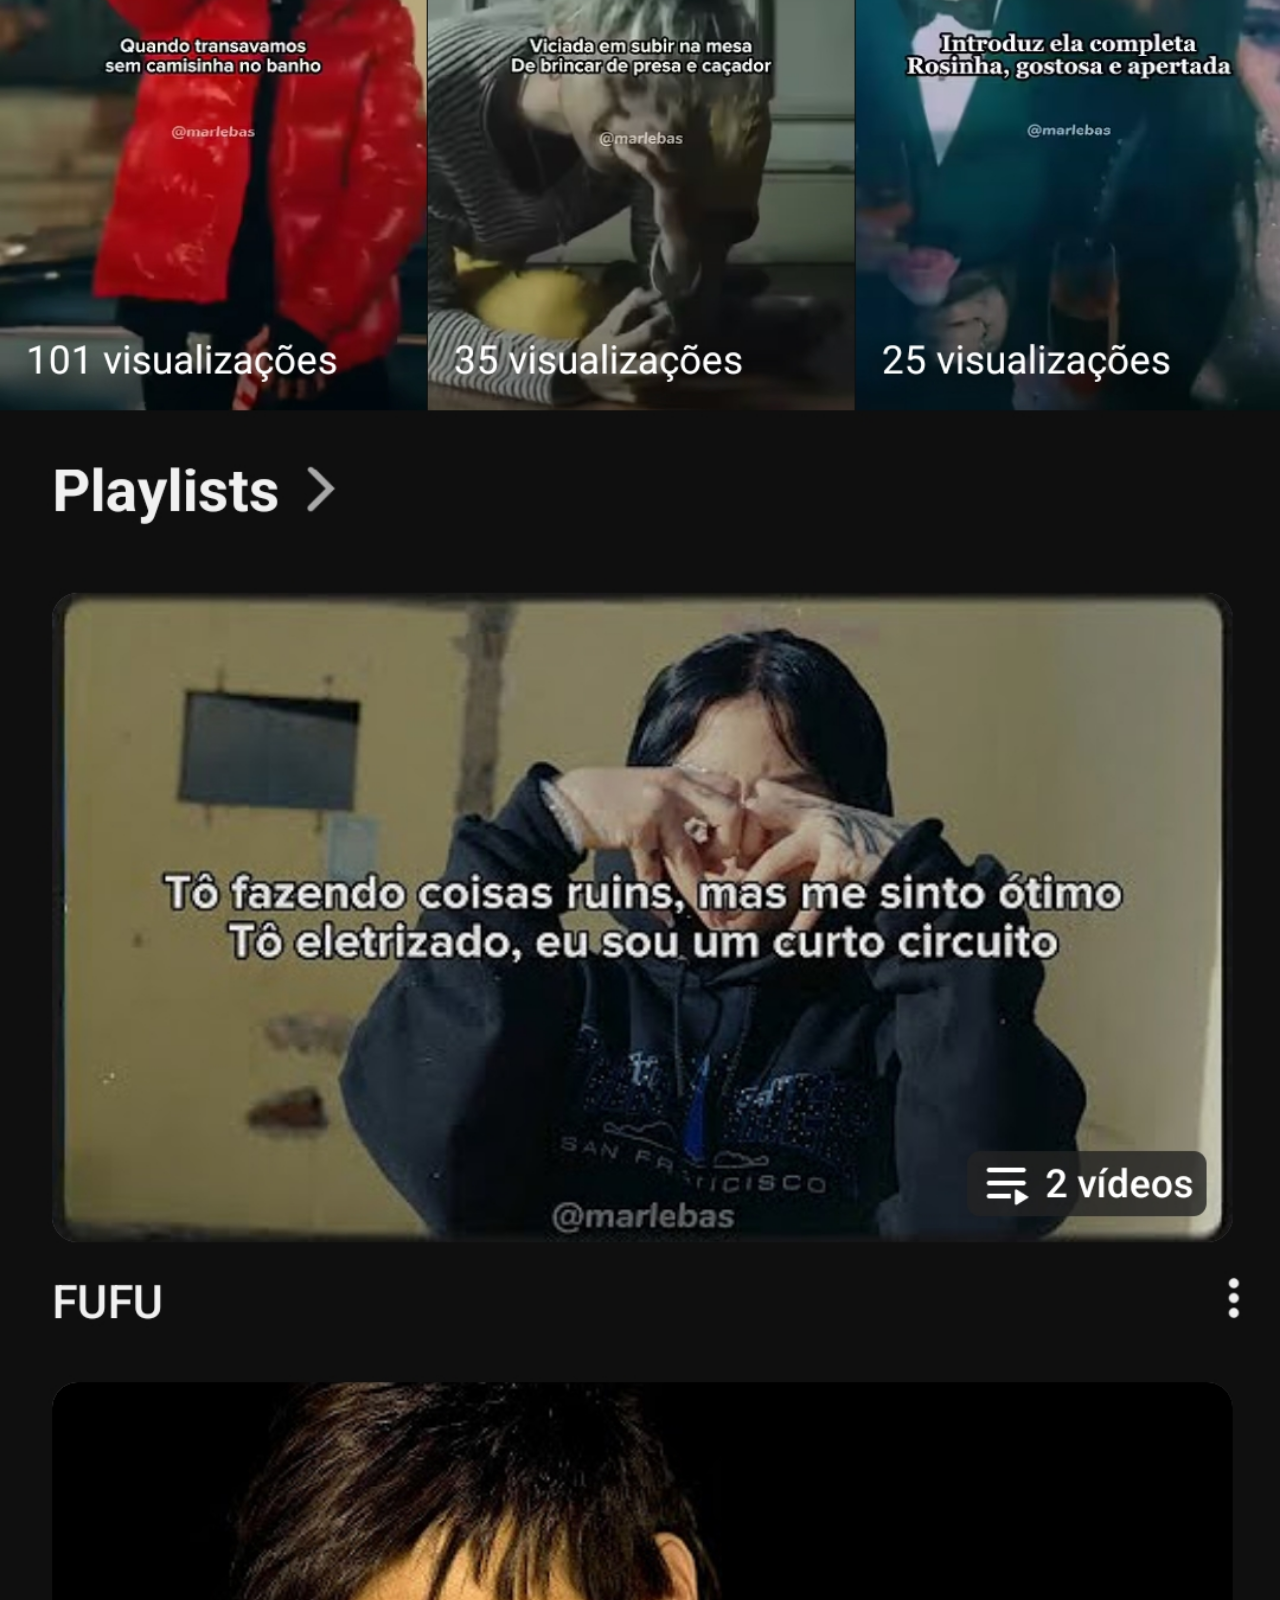
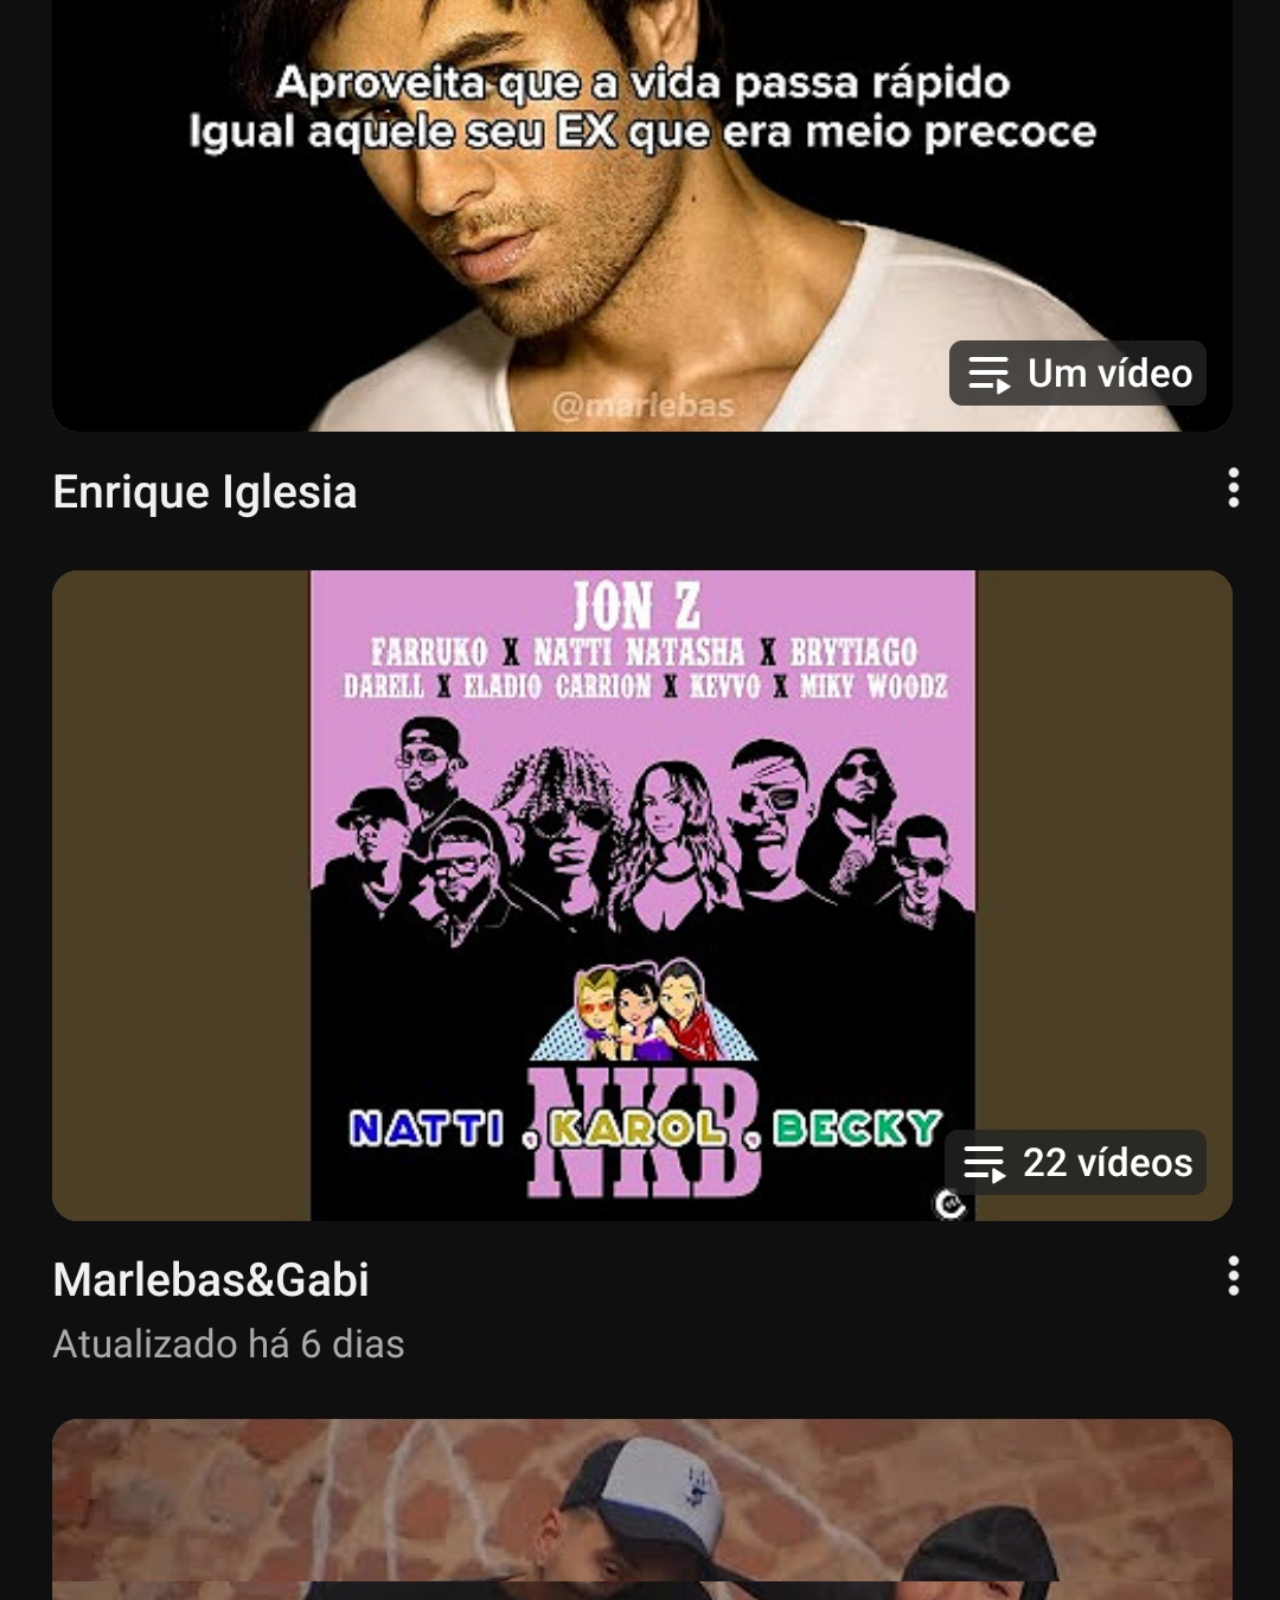
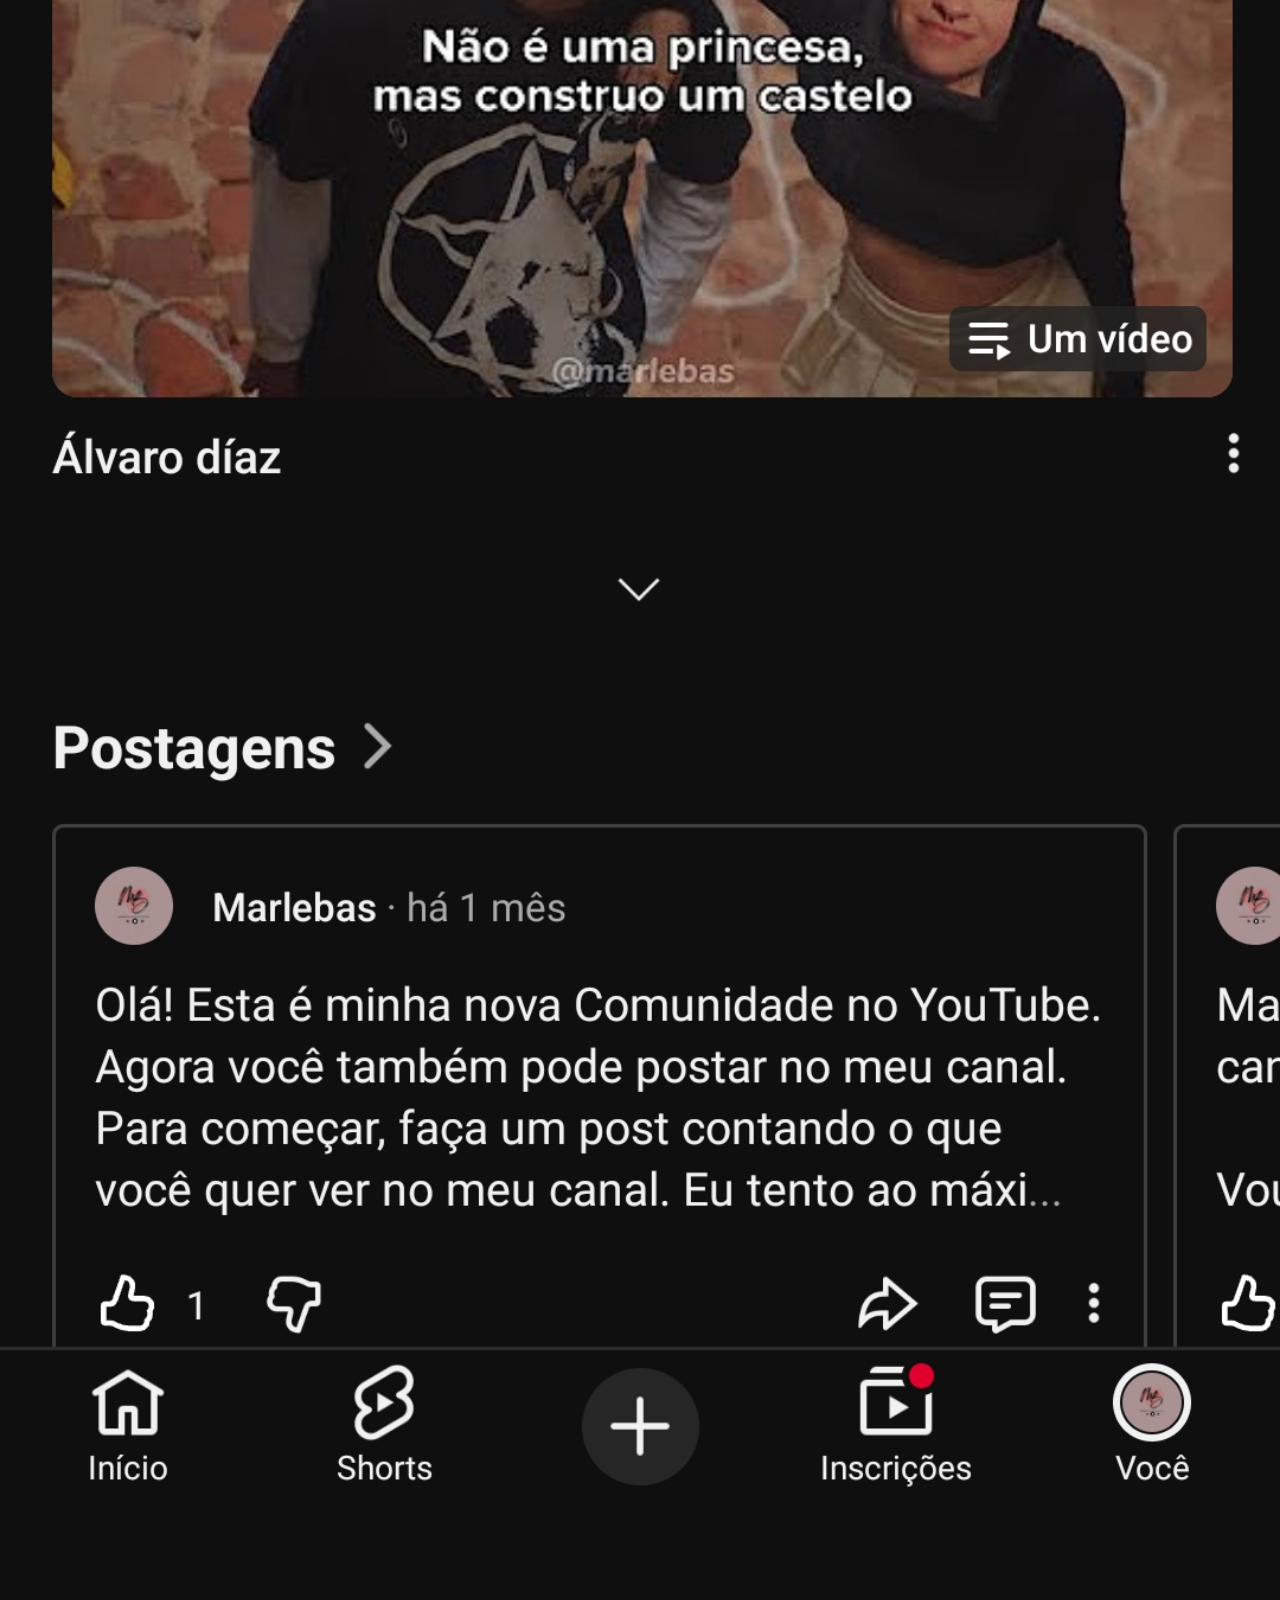
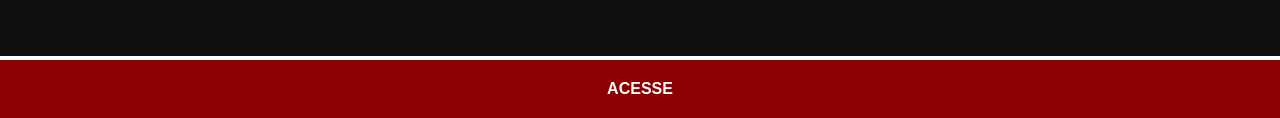
<file: youtube.html>
<!DOCTYPE html>
<html lang="pt-br">
<head>
    <meta charset="UTF-8">
    <meta name="viewport" content="width=device-width, initial-scale=1.0">
    <title>YouTube</title>
    <link rel="stylesheet" href="estilo/social.css">
</head>
<body>
    <img src="imagens/tela-youtube.jpg" alt="YouTube">
    <a href="https://www.youtube.com/@marlebas" target="_blank">ACESSE</a>
</body>
</html>
</file>
<file: estilo/style.css>
@charset "utf-8";

*{
    margin: 0px;
    padding: 0px;
    font-family: Arial, Helvetica, sans-serif;
}

html, body{
    height: 100vh;
    width: 100vw;
    background-color: black;
}

body{
    background: url(../imagens/fundo-madeira.jpg) no-repeat top center;
    background-size: cover;
    background-attachment: fixed;
}

main{
    height: 100vh;
    position: relative;
}

#telefone{
    position: absolute;
    top: 50%;
    left: 50%;
    transform: translate(-50%, -50%);

    height: 627px;
    width: 311px;
    background-color: blue;
    background: url(../imagens/frame-iphone.png) no-repeat;
    
}

#tela{
    position: relative;
    top: 80px;
    left: 22px;
    width: 267px;
    height: 471px;
}

#redes-sociais img{
    width: 50px;
    margin: 10px;
    border-radius: 50%;
    box-shadow: 2px 2px 5px rgba(0, 0, 0, 0.421);
    box-sizing: border-box;
}

#redes-sociais img:hover{
    border: 2px solid rgba(255, 255, 255, 0.199);
    transform: translate(-3px, -3px);
    box-shadow: 5px 5px 10px rgba(0, 0, 0, 0.568);
    transition-duration: 0.3s;
}
</file>
<file: estilo/social.css>
@charset "utf-8";

*{
    margin: 0px;
    padding: 0px;
    font-family: Arial, Helvetica, sans-serif;
}

::-webkit-scrollbar{
    width: 0px;
    height: 0px;
}

img{
    width: 100vw;
}

a{
    display: block;
    background-color: darkred;
    padding: 20px;
    text-align: center;
    font-weight: bolder;
    text-decoration: none;
    color: white;
}

a:hover{
    background-color: red;
}
</file>
